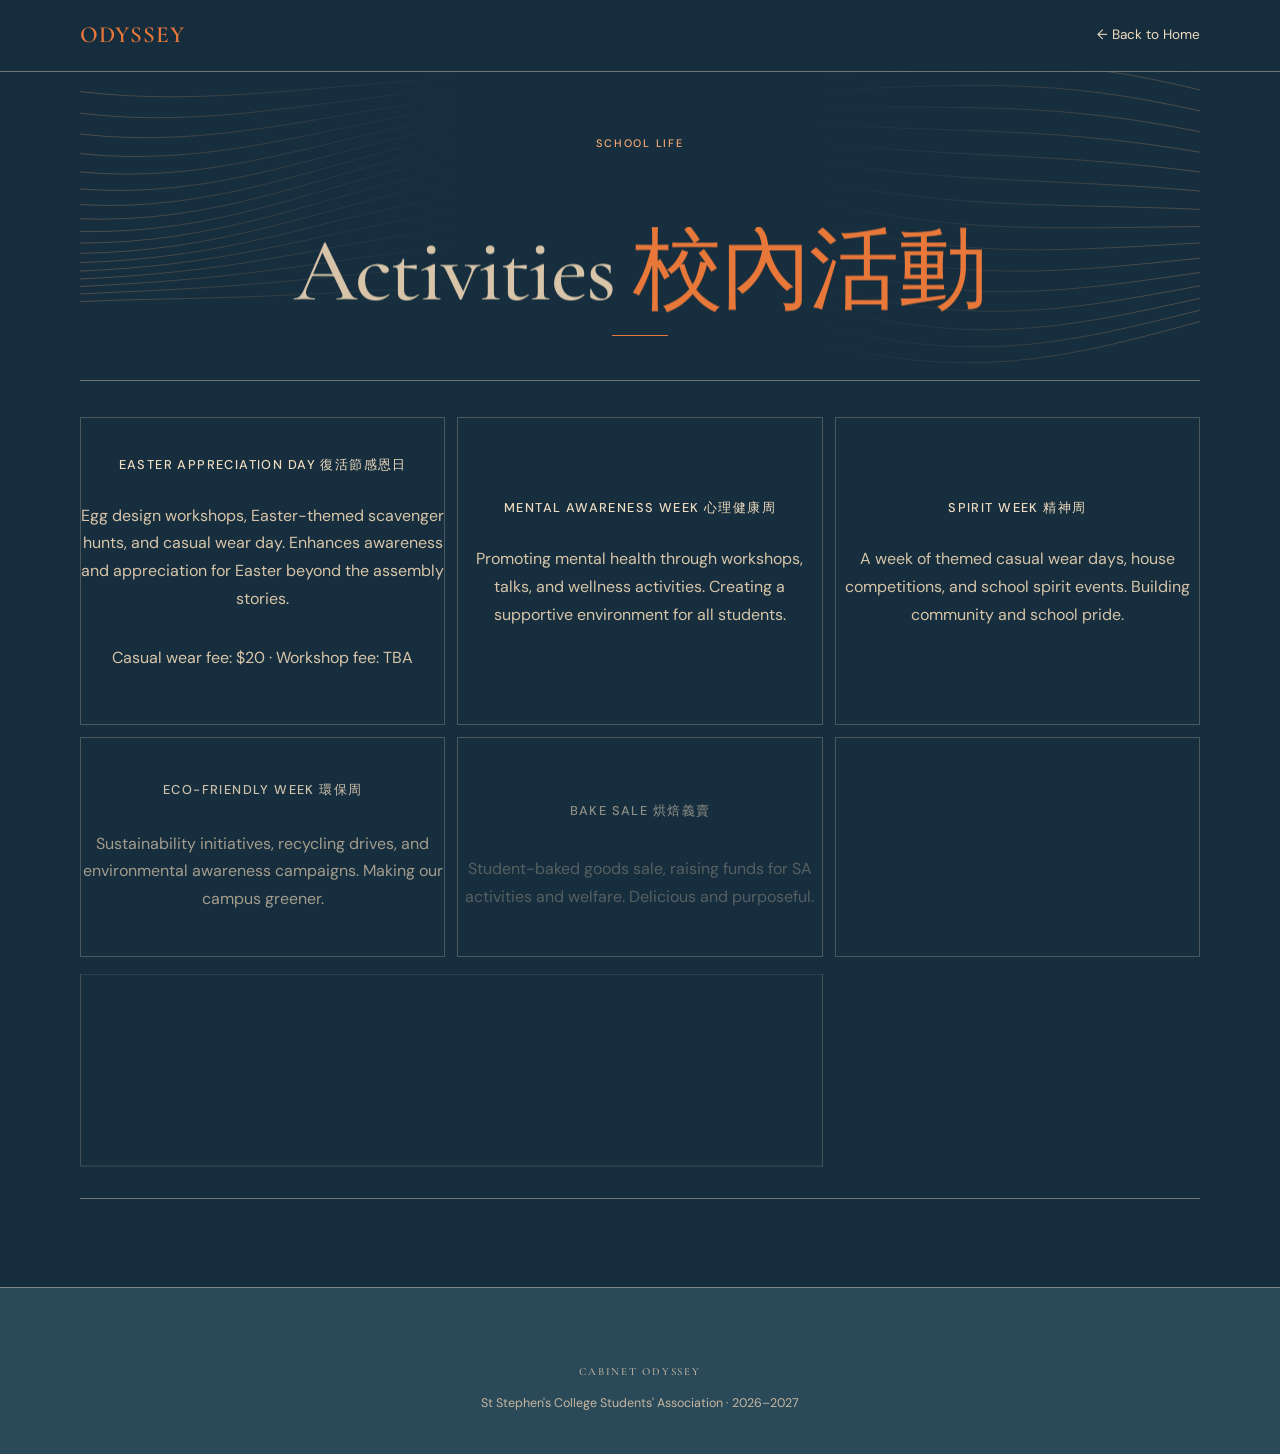
<file: activities.html>
<!DOCTYPE html>
<html lang="en" class="scroll-smooth">
<head>
  <meta charset="UTF-8">
  <meta name="viewport" content="width=device-width, initial-scale=1.0">
  <title>Activities | Cabinet Odyssey 2026–2027</title>
  <meta name="description" content="Cabinet Odyssey's proposed school-life activities, from Spirit Week and Students' Day to wellbeing and environmental initiatives.">
  <link rel="icon" href="assets/logo.png" type="image/jpeg">
  <link href="https://fonts.googleapis.com/css2?family=Cormorant+Garamond:ital,wght@0,400;0,500;0,600;0,700;1,400;1,500&family=DM+Sans:wght@300;400;500;600&family=Noto+Serif+TC:wght@400;600;700&display=swap" rel="stylesheet">
  <link rel="stylesheet" href="assets/css/odyssey-ui.css?v=gsap-2">
  <link rel="stylesheet" href="assets/css/odyssey-elements.css?v=2">
</head>
<body class="subpage activities-page">
  <a class="skip-link" href="#main-content">Skip to content</a>
  <!-- Nav -->
  <nav data-site-nav aria-label="Primary navigation">
    <div>
      <a href="index.html" class="font-display">ODYSSEY</a>
      <a href="index.html" class="text-sm">← Back to Home</a>
      <button class="menu-toggle" id="menu-toggle" type="button" data-menu-toggle aria-expanded="false" aria-controls="mobile-menu" aria-label="Open navigation menu"><span class="menu-toggle__label">Menu</span><span class="menu-toggle__icon" aria-hidden="true"></span></button>
    </div>
  </nav>
  <div class="mobile-menu" id="mobile-menu" role="dialog" aria-modal="true" aria-label="Site navigation" aria-hidden="true" inert>
    <button class="mobile-menu__close" type="button" data-menu-close aria-label="Close navigation menu">×</button>
    <div class="mobile-menu__inner">
      <a href="index.html">Home</a>
      <a href="services.html">Services <span class="tc" lang="zh-Hant">服務</span></a>
      <a href="activities.html" aria-current="page">Activities <span class="tc" lang="zh-Hant">校內活動</span></a>
      <a href="campus.html">Campus <span class="tc" lang="zh-Hant">校園改善</span></a>
      <a href="joint-school.html">Joint-School <span class="tc" lang="zh-Hant">聯校活動</span></a>
    </div>
  </div>

  <main id="main-content">
  <!-- Hero -->
  <section class="pt-32 pb-16 px-6">
    <div class="max-w-4xl mx-auto text-center">
      <p class="font-body text-xs tracking-[0.3em] uppercase text-sunset-500/60 mb-3">School Life</p>
      <h1 class="font-display text-4xl md:text-6xl text-sand mb-4">Activities <span class="text-sunset-500 italic">校內活動</span></h1>
      <div class="accent-line mx-auto"></div>
    </div>
  </section>

  <!-- School-life activities -->
  <section class="py-16 px-6">
    <div class="max-w-4xl mx-auto">
      <div class="glass-warm rounded-2xl p-8 md:p-10 mb-8 reveal service-panel">
        <div class="service-listing-grid service-listing-grid--three service-listing-grid--detail">
          <div class="glass rounded-lg p-4 service-listing-card">
            <p class="text-sand font-medium mb-1">Easter Appreciation Day 復活節感恩日</p>
            <p class="text-sand/50">Egg design workshops, Easter-themed scavenger hunts, and casual wear day. Enhances awareness and appreciation for Easter beyond the assembly stories.</p>
            <p class="service-listing-fee">Casual wear fee: $20 · Workshop fee: TBA</p>
          </div>
          <div class="glass rounded-lg p-4 service-listing-card">
            <p class="text-sand font-medium mb-1">Mental Awareness Week 心理健康周</p>
            <p class="text-sand/50">Promoting mental health through workshops, talks, and wellness activities. Creating a supportive environment for all students.</p>
          </div>
          <div class="glass rounded-lg p-4 service-listing-card">
            <p class="text-sand font-medium mb-1">Spirit Week 精神周</p>
            <p class="text-sand/50">A week of themed casual wear days, house competitions, and school spirit events. Building community and school pride.</p>
          </div>
          <div class="glass rounded-lg p-4 service-listing-card">
            <p class="text-sand font-medium mb-1">Eco-Friendly Week 環保周</p>
            <p class="text-sand/50">Sustainability initiatives, recycling drives, and environmental awareness campaigns. Making our campus greener.</p>
          </div>
          <div class="glass rounded-lg p-4 service-listing-card">
            <p class="text-sand font-medium mb-1">Bake Sale 烘焙義賣</p>
            <p class="text-sand/50">Student-baked goods sale, raising funds for SA activities and welfare. Delicious and purposeful.</p>
          </div>
          <div class="glass rounded-lg p-4 service-listing-card">
            <p class="text-sand font-medium mb-1">Students' Day 學生日</p>
            <p class="text-sand/50">Sports & esports competitions, society booths, talent show, and food stalls.</p>
          </div>
          <div class="glass rounded-lg p-4 service-listing-card service-listing-card--wide">
            <p class="text-sand font-medium mb-1">Senior Sign Off 畢業生送舊會</p>
            <p class="text-sand/50">A farewell celebration for graduating seniors, with memories, messages, and appreciation. Sending them off with love.</p>
          </div>
        </div>
      </div>
    </div>
  </section>
  </main>

  <footer class="py-12 px-6 border-t border-sand/5 text-center">
    <p class="font-display text-lg text-sunset-500/50 mb-1">Cabinet Odyssey</p>
    <p class="font-body text-xs text-sand/20">St Stephen's College Students' Association · 2026–2027</p>
  </footer>

  <script src="assets/js/odyssey-ui.js?v=motion-1" defer></script>
  <script src="assets/js/vendor/gsap.min.js" defer></script>
  <script src="assets/js/vendor/ScrollTrigger.min.js" defer></script>
  <script src="assets/js/odyssey-gsap.js?v=4" defer></script>
  <script src="assets/js/odyssey-elements.js?v=2" defer></script>
</body>
</html>
</file>
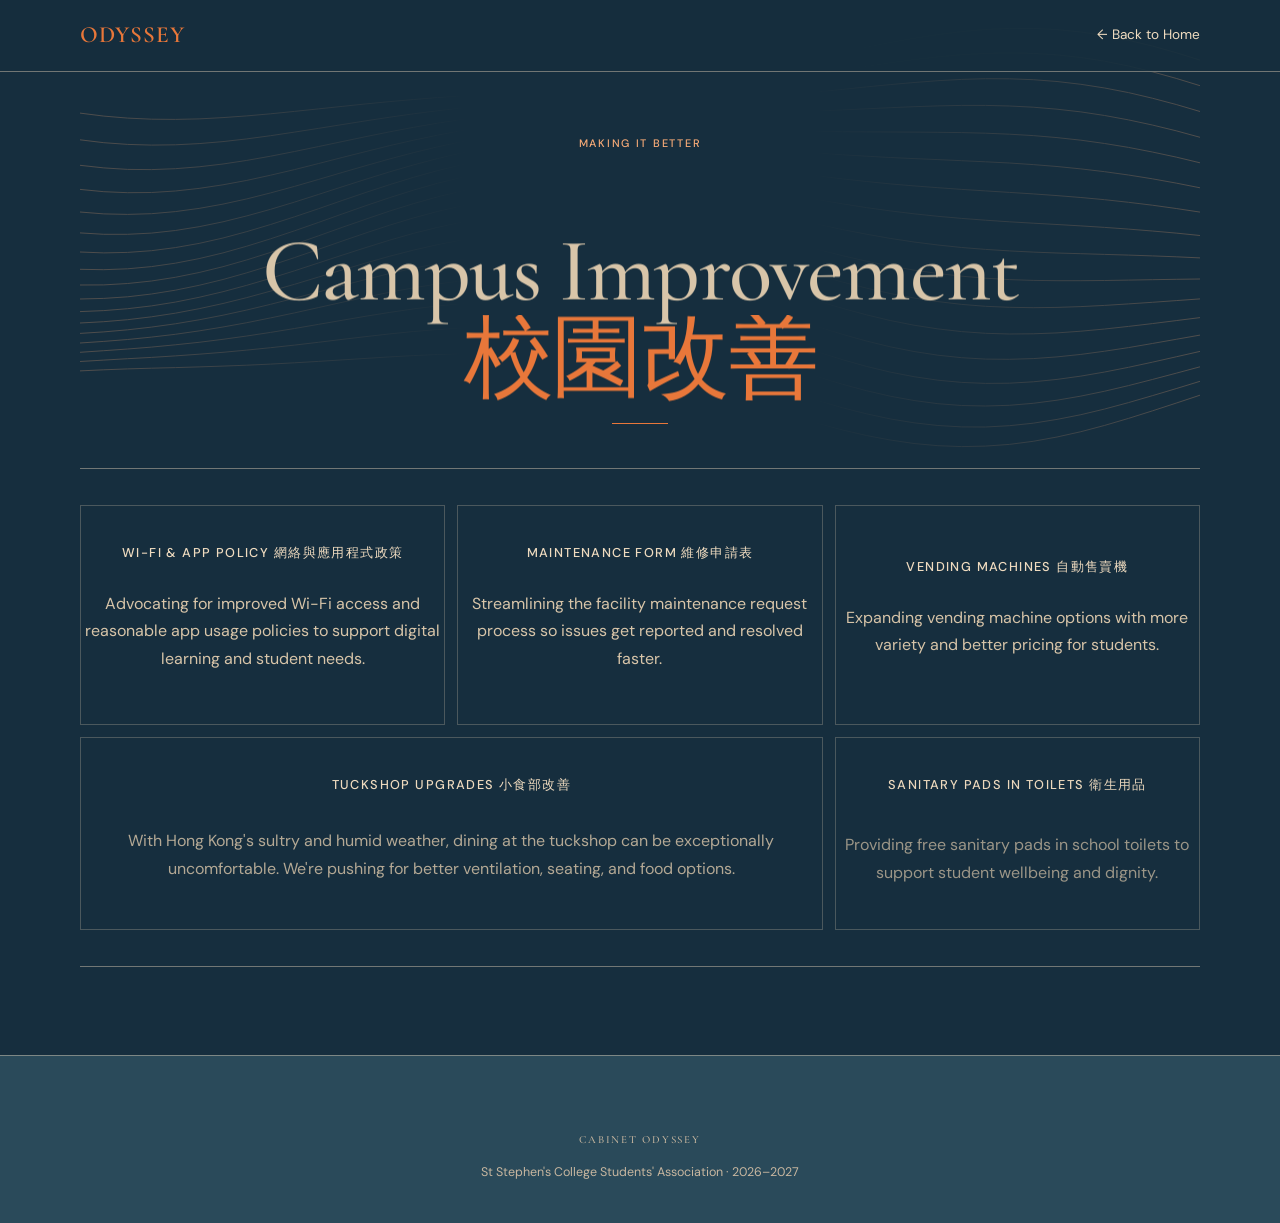
<file: campus.html>
<!DOCTYPE html>
<html lang="en" class="scroll-smooth">
<head>
  <meta charset="UTF-8">
  <meta name="viewport" content="width=device-width, initial-scale=1.0">
  <title>Campus Improvement | Cabinet Odyssey 2026–2027</title>
  <meta name="description" content="Cabinet Odyssey's proposed campus improvements for connectivity, maintenance, amenities, and student wellbeing.">
  <link rel="icon" href="assets/logo.png" type="image/jpeg">
  <link href="https://fonts.googleapis.com/css2?family=Cormorant+Garamond:ital,wght@0,400;0,500;0,600;0,700;1,400;1,500&family=DM+Sans:wght@300;400;500;600&family=Noto+Serif+TC:wght@400;600;700&display=swap" rel="stylesheet">
  <link rel="stylesheet" href="assets/css/odyssey-ui.css?v=gsap-2">
  <link rel="stylesheet" href="assets/css/odyssey-elements.css?v=2">
</head>
<body class="subpage campus-page">
  <a class="skip-link" href="#main-content">Skip to content</a>
  <!-- Nav -->
  <nav data-site-nav aria-label="Primary navigation">
    <div>
      <a href="index.html" class="font-display">ODYSSEY</a>
      <a href="index.html" class="text-sm">← Back to Home</a>
      <button class="menu-toggle" id="menu-toggle" type="button" data-menu-toggle aria-expanded="false" aria-controls="mobile-menu" aria-label="Open navigation menu"><span class="menu-toggle__label">Menu</span><span class="menu-toggle__icon" aria-hidden="true"></span></button>
    </div>
  </nav>
  <div class="mobile-menu" id="mobile-menu" role="dialog" aria-modal="true" aria-label="Site navigation" aria-hidden="true" inert>
    <button class="mobile-menu__close" type="button" data-menu-close aria-label="Close navigation menu">×</button>
    <div class="mobile-menu__inner">
      <a href="index.html">Home</a>
      <a href="services.html">Services <span class="tc" lang="zh-Hant">服務</span></a>
      <a href="activities.html">Activities <span class="tc" lang="zh-Hant">校內活動</span></a>
      <a href="campus.html" aria-current="page">Campus <span class="tc" lang="zh-Hant">校園改善</span></a>
      <a href="joint-school.html">Joint-School <span class="tc" lang="zh-Hant">聯校活動</span></a>
    </div>
  </div>

  <main id="main-content">
  <!-- Hero -->
  <section class="pt-32 pb-16 px-6">
    <div class="max-w-4xl mx-auto text-center">
      <p class="font-body text-xs tracking-[0.3em] uppercase text-sunset-500/60 mb-3">Making It Better</p>
      <h1 class="font-display text-4xl md:text-6xl text-sand mb-4">Campus Improvement <span class="text-sunset-500 italic">校園改善</span></h1>
      <div class="accent-line mx-auto"></div>
    </div>
  </section>

  <!-- Campus improvement proposals -->
  <section class="py-16 px-6">
    <div class="max-w-4xl mx-auto">
      <div class="glass-warm rounded-2xl p-8 md:p-10 mb-8 reveal service-panel">
        <div class="service-listing-grid service-listing-grid--three service-listing-grid--detail">
          <div class="glass rounded-lg p-4 service-listing-card">
            <p class="text-sand font-medium mb-1">Wi-Fi & App Policy 網絡與應用程式政策</p>
            <p class="text-sand/50">Advocating for improved Wi-Fi access and reasonable app usage policies to support digital learning and student needs.</p>
          </div>
          <div class="glass rounded-lg p-4 service-listing-card">
            <p class="text-sand font-medium mb-1">Maintenance Form 維修申請表</p>
            <p class="text-sand/50">Streamlining the facility maintenance request process so issues get reported and resolved faster.</p>
          </div>
          <div class="glass rounded-lg p-4 service-listing-card">
            <p class="text-sand font-medium mb-1">Vending Machines 自動售賣機</p>
            <p class="text-sand/50">Expanding vending machine options with more variety and better pricing for students.</p>
          </div>
          <div class="glass rounded-lg p-4 service-listing-card service-listing-card--wide">
            <p class="text-sand font-medium mb-1">Tuckshop Upgrades 小食部改善</p>
            <p class="text-sand/50">With Hong Kong's sultry and humid weather, dining at the tuckshop can be exceptionally uncomfortable. We're pushing for better ventilation, seating, and food options.</p>
          </div>
          <div class="glass rounded-lg p-4 service-listing-card">
            <p class="text-sand font-medium mb-1">Sanitary Pads in Toilets 衛生用品</p>
            <p class="text-sand/50">Providing free sanitary pads in school toilets to support student wellbeing and dignity.</p>
          </div>
        </div>
      </div>
    </div>
  </section>
  </main>

  <footer class="py-12 px-6 border-t border-sand/5 text-center">
    <p class="font-display text-lg text-sunset-500/50 mb-1">Cabinet Odyssey</p>
    <p class="font-body text-xs text-sand/20">St Stephen's College Students' Association · 2026–2027</p>
  </footer>

  <script src="assets/js/odyssey-ui.js?v=motion-1" defer></script>
  <script src="assets/js/vendor/gsap.min.js" defer></script>
  <script src="assets/js/vendor/ScrollTrigger.min.js" defer></script>
  <script src="assets/js/odyssey-gsap.js?v=4" defer></script>
  <script src="assets/js/odyssey-elements.js?v=2" defer></script>
</body>
</html>
</file>
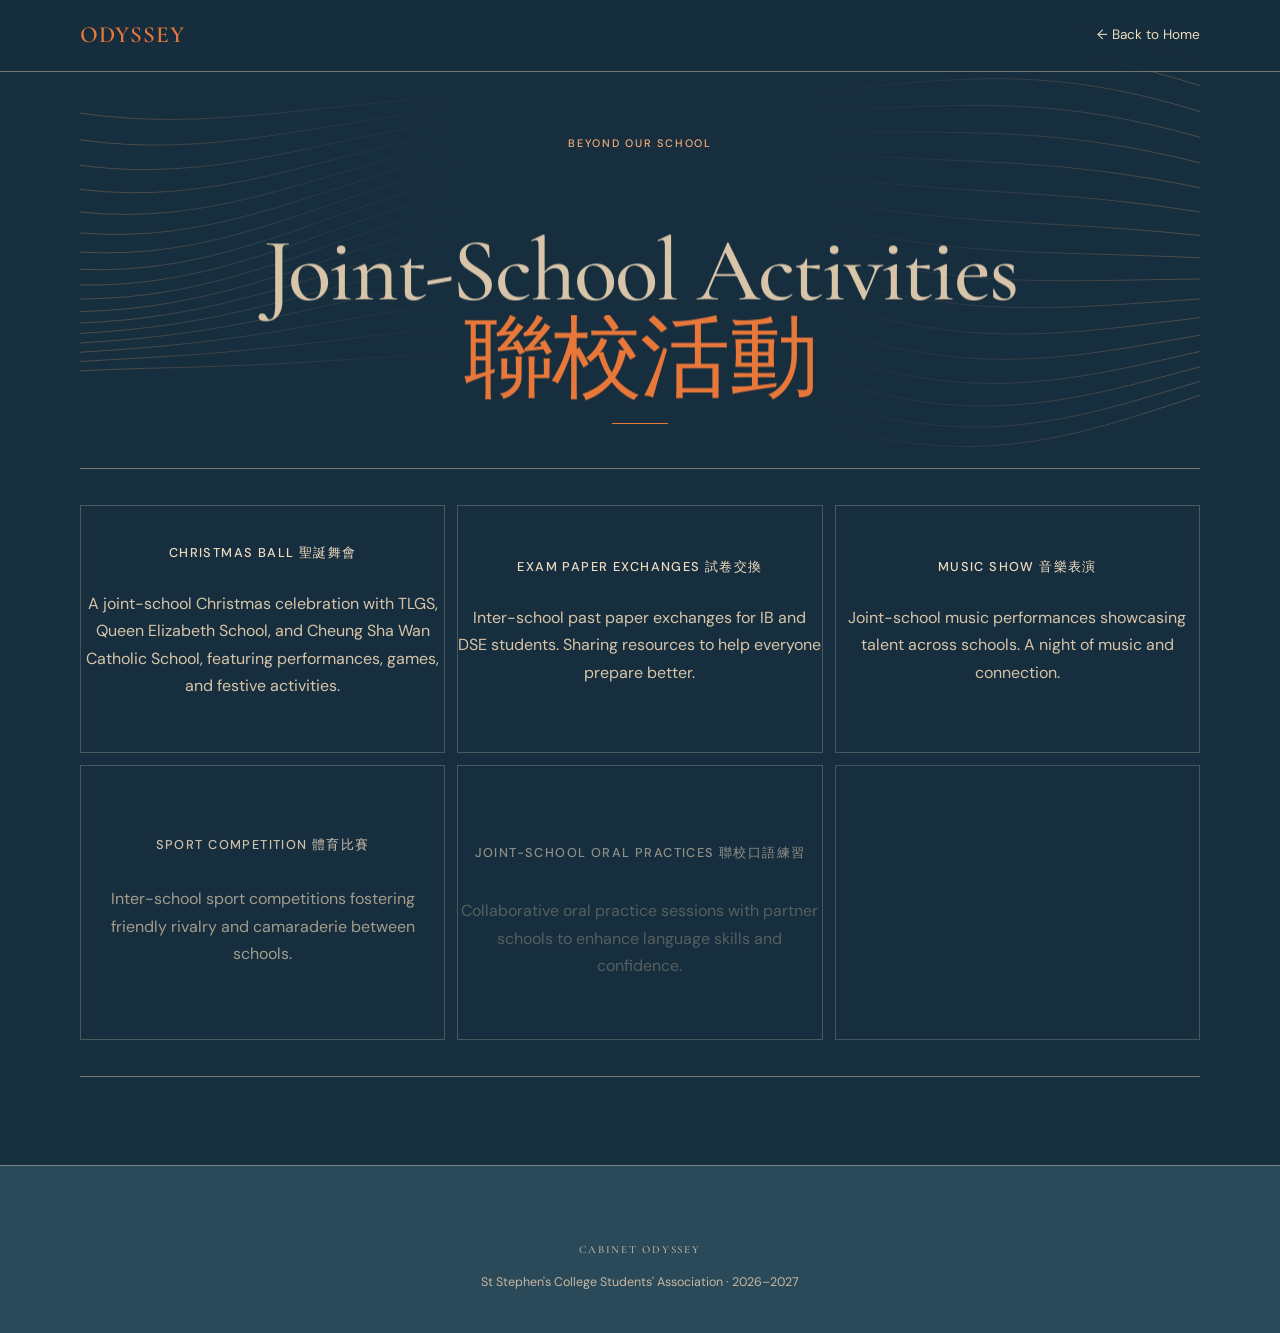
<file: joint-school.html>
<!DOCTYPE html>
<html lang="en" class="scroll-smooth">
<head>
  <meta charset="UTF-8">
  <meta name="viewport" content="width=device-width, initial-scale=1.0">
  <title>Joint-School Activities | Cabinet Odyssey 2026–2027</title>
  <meta name="description" content="Cabinet Odyssey's proposed joint-school events, competitions, study exchanges, and leadership opportunities.">
  <link rel="icon" href="assets/logo.png" type="image/jpeg">
  <link href="https://fonts.googleapis.com/css2?family=Cormorant+Garamond:ital,wght@0,400;0,500;0,600;0,700;1,400;1,500&family=DM+Sans:wght@300;400;500;600&family=Noto+Serif+TC:wght@400;600;700&display=swap" rel="stylesheet">
  <link rel="stylesheet" href="assets/css/odyssey-ui.css?v=gsap-2">
  <link rel="stylesheet" href="assets/css/odyssey-elements.css?v=2">
</head>
<body class="subpage joint-school-page">
  <a class="skip-link" href="#main-content">Skip to content</a>
  <!-- Nav -->
  <nav data-site-nav aria-label="Primary navigation">
    <div>
      <a href="index.html" class="font-display">ODYSSEY</a>
      <a href="index.html" class="text-sm">← Back to Home</a>
      <button class="menu-toggle" id="menu-toggle" type="button" data-menu-toggle aria-expanded="false" aria-controls="mobile-menu" aria-label="Open navigation menu"><span class="menu-toggle__label">Menu</span><span class="menu-toggle__icon" aria-hidden="true"></span></button>
    </div>
  </nav>
  <div class="mobile-menu" id="mobile-menu" role="dialog" aria-modal="true" aria-label="Site navigation" aria-hidden="true" inert>
    <button class="mobile-menu__close" type="button" data-menu-close aria-label="Close navigation menu">×</button>
    <div class="mobile-menu__inner">
      <a href="index.html">Home</a>
      <a href="services.html">Services <span class="tc" lang="zh-Hant">服務</span></a>
      <a href="activities.html">Activities <span class="tc" lang="zh-Hant">校內活動</span></a>
      <a href="campus.html">Campus <span class="tc" lang="zh-Hant">校園改善</span></a>
      <a href="joint-school.html" aria-current="page">Joint-School <span class="tc" lang="zh-Hant">聯校活動</span></a>
    </div>
  </div>

  <main id="main-content">
  <!-- Hero -->
  <section class="pt-32 pb-16 px-6">
    <div class="max-w-4xl mx-auto text-center">
      <p class="font-body text-xs tracking-[0.3em] uppercase text-sunset-500/60 mb-3">Beyond Our School</p>
      <h1 class="font-display text-4xl md:text-6xl text-sand mb-4">Joint-School Activities <span class="text-sunset-500 italic">聯校活動</span></h1>
      <div class="accent-line mx-auto"></div>
    </div>
  </section>

  <!-- Joint-school activities -->
  <section class="py-16 px-6">
    <div class="max-w-4xl mx-auto">
      <div class="glass-warm rounded-2xl p-8 md:p-10 mb-8 reveal service-panel">
        <div class="service-listing-grid service-listing-grid--three service-listing-grid--detail">
          <div class="glass rounded-lg p-4 service-listing-card">
            <p class="text-sand font-medium mb-1">Christmas Ball 聖誕舞會</p>
            <p class="text-sand/50">A joint-school Christmas celebration with TLGS, Queen Elizabeth School, and Cheung Sha Wan Catholic School, featuring performances, games, and festive activities.</p>
          </div>
          <div class="glass rounded-lg p-4 service-listing-card">
            <p class="text-sand font-medium mb-1">Exam Paper Exchanges 試卷交換</p>
            <p class="text-sand/50">Inter-school past paper exchanges for IB and DSE students. Sharing resources to help everyone prepare better.</p>
          </div>
          <div class="glass rounded-lg p-4 service-listing-card">
            <p class="text-sand font-medium mb-1">Music Show 音樂表演</p>
            <p class="text-sand/50">Joint-school music performances showcasing talent across schools. A night of music and connection.</p>
          </div>
          <div class="glass rounded-lg p-4 service-listing-card">
            <p class="text-sand font-medium mb-1">Sport Competition 體育比賽</p>
            <p class="text-sand/50">Inter-school sport competitions fostering friendly rivalry and camaraderie between schools.</p>
          </div>
          <div class="glass rounded-lg p-4 service-listing-card">
            <p class="text-sand font-medium mb-1">Joint-School Oral Practices 聯校口語練習</p>
            <p class="text-sand/50">Collaborative oral practice sessions with partner schools to enhance language skills and confidence.</p>
          </div>
          <div class="glass rounded-lg p-4 service-listing-card">
            <p class="text-sand font-medium mb-1">HK Union of Young Leaders 香港青年領袖同盟</p>
            <p class="text-sand/50">We suggest the school join HKUYL, a student-based non-profit that nurtures leadership through seminars, social service projects, and training camps. Promoting global citizenship among SSC students.</p>
          </div>
        </div>
      </div>
    </div>
  </section>
  </main>

  <footer class="py-12 px-6 border-t border-sand/5 text-center">
    <p class="font-display text-lg text-sunset-500/50 mb-1">Cabinet Odyssey</p>
    <p class="font-body text-xs text-sand/20">St Stephen's College Students' Association · 2026–2027</p>
  </footer>

  <script src="assets/js/odyssey-ui.js?v=motion-1" defer></script>
  <script src="assets/js/vendor/gsap.min.js" defer></script>
  <script src="assets/js/vendor/ScrollTrigger.min.js" defer></script>
  <script src="assets/js/odyssey-gsap.js?v=4" defer></script>
  <script src="assets/js/odyssey-elements.js?v=2" defer></script>
</body>
</html>
</file>
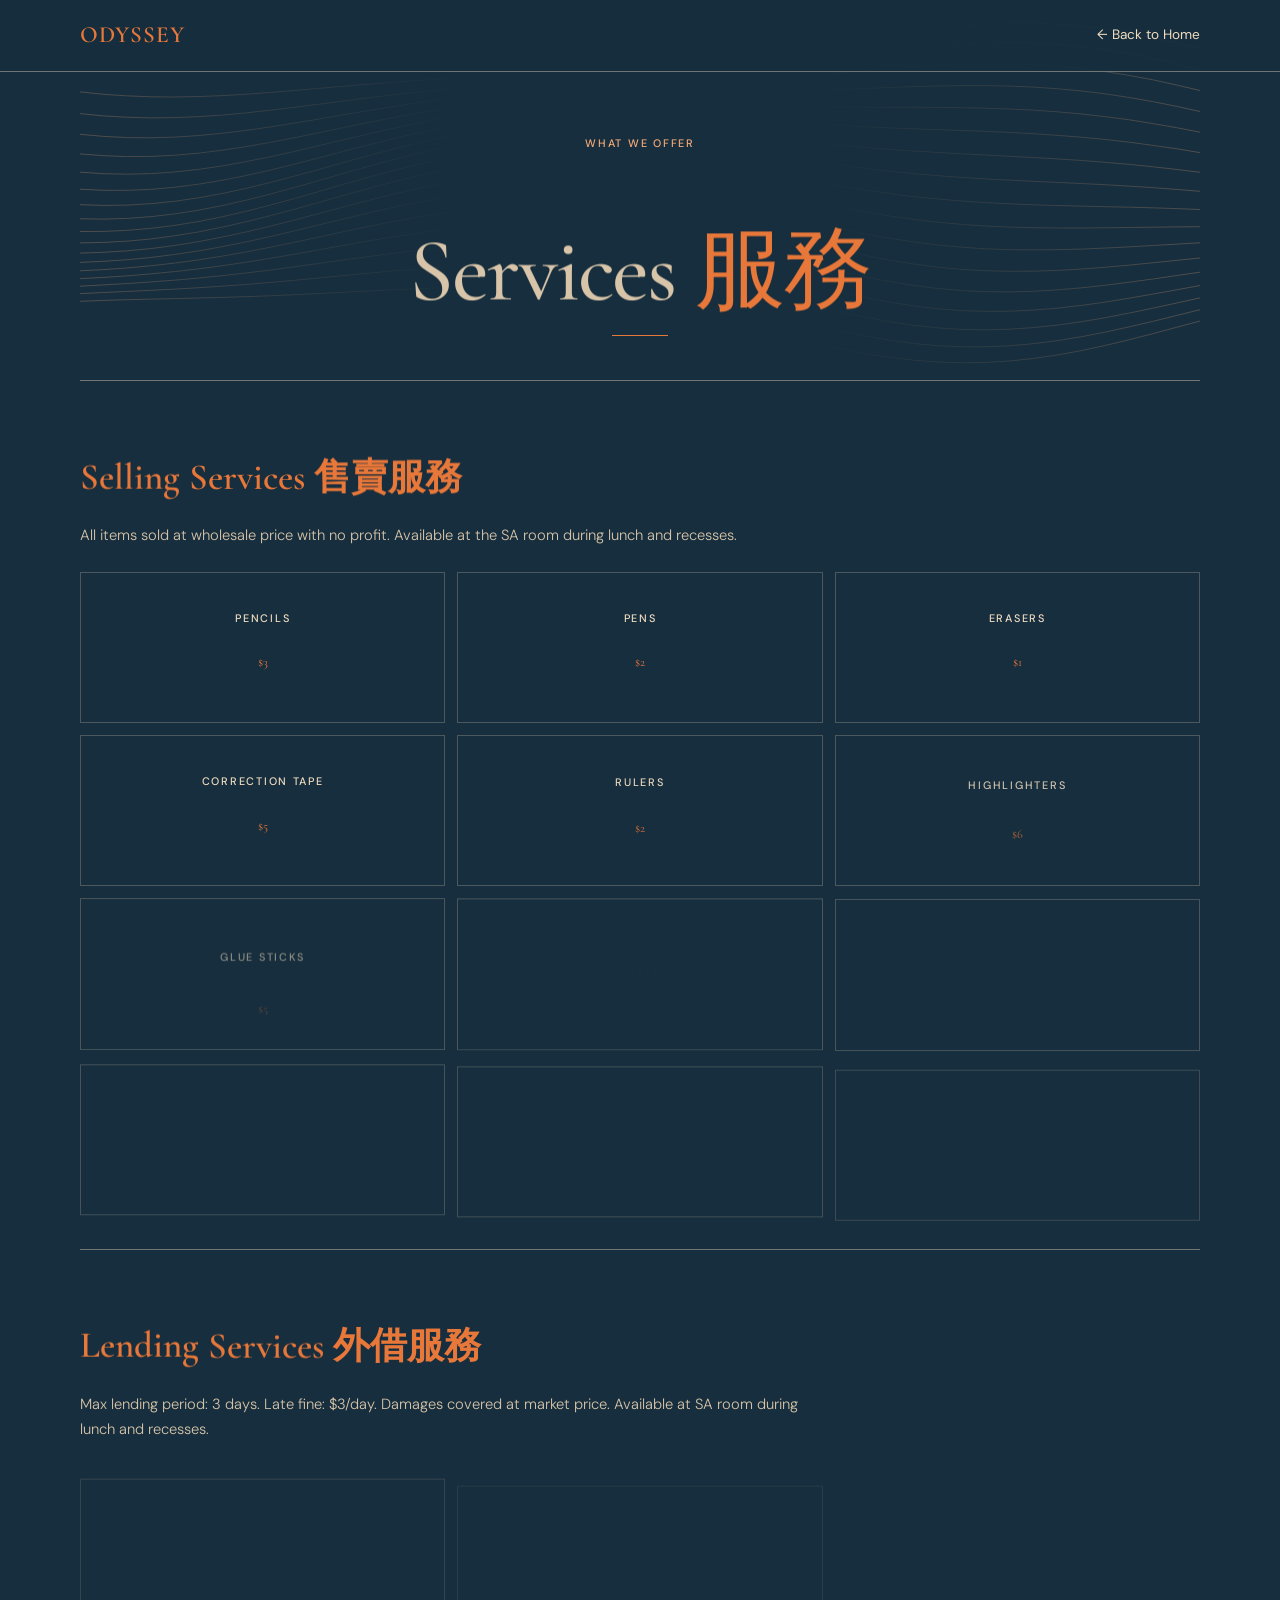
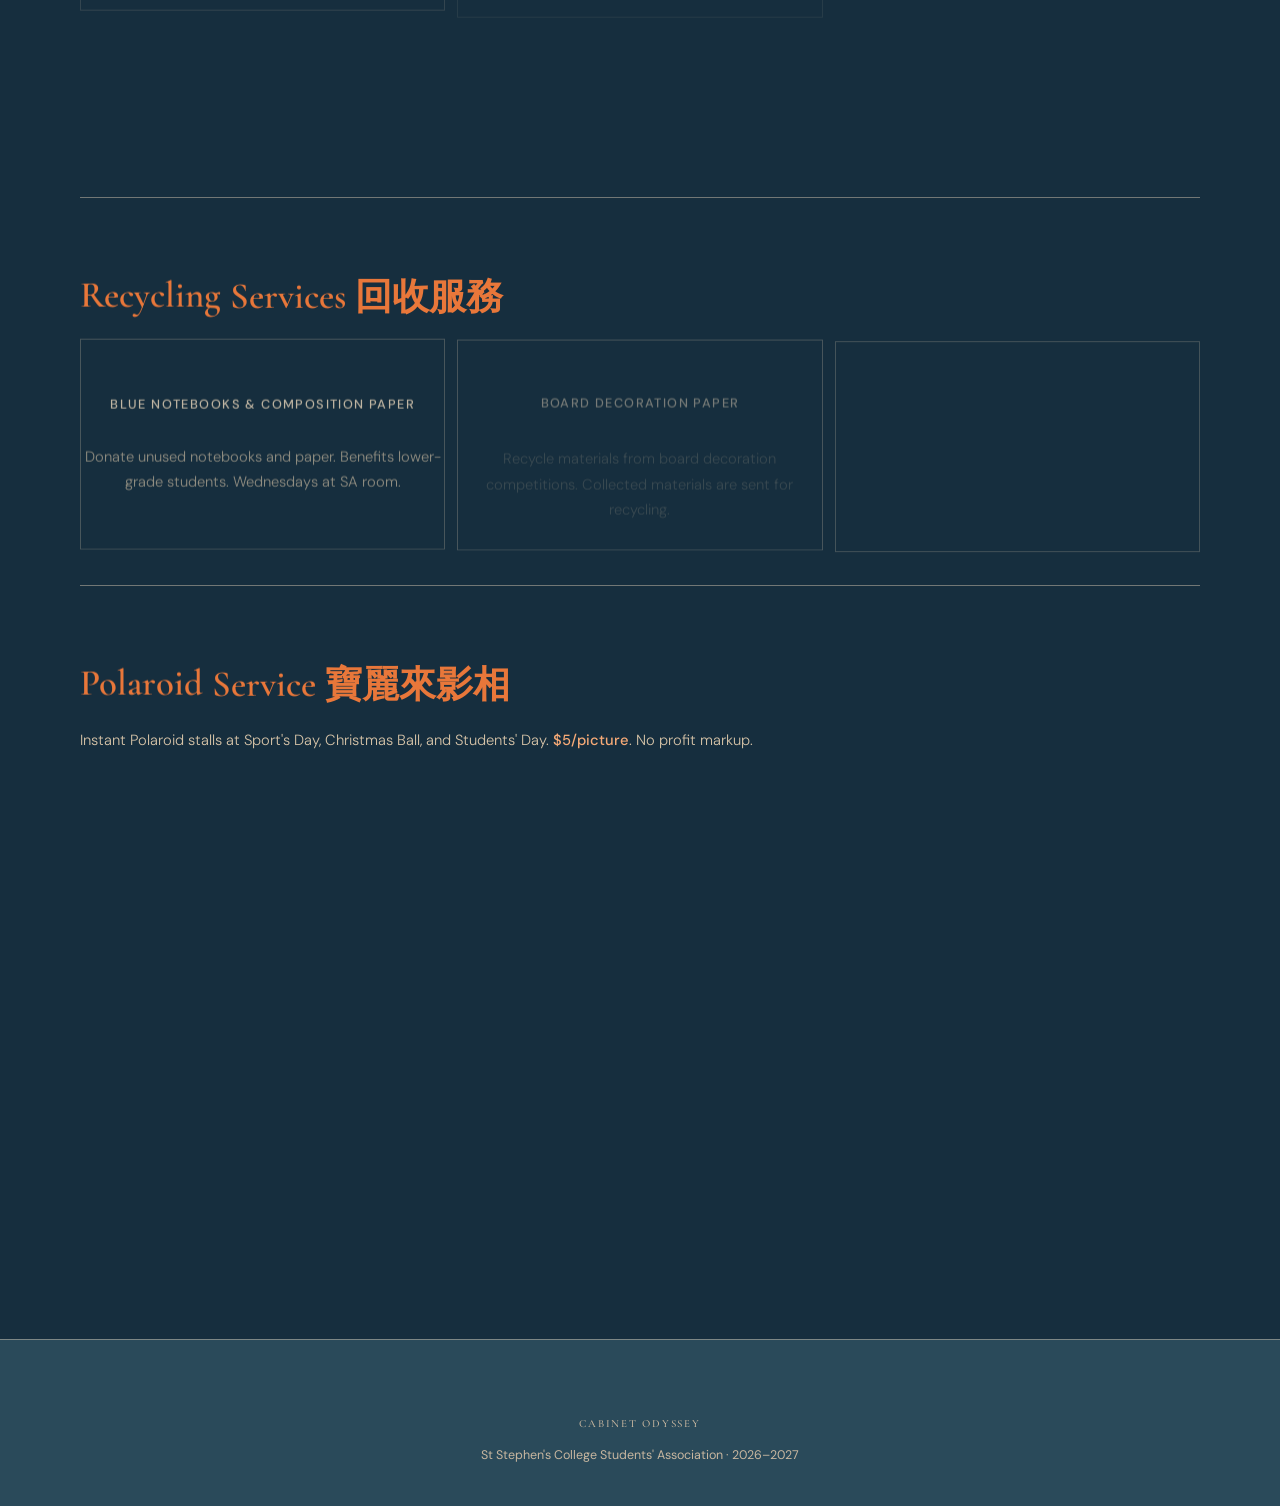
<file: services.html>
<!DOCTYPE html>
<html lang="en" class="scroll-smooth">
<head>
  <meta charset="UTF-8">
  <meta name="viewport" content="width=device-width, initial-scale=1.0">
  <title>Services | Cabinet Odyssey 2026–2027</title>
  <meta name="description" content="Cabinet Odyssey's proposed student services, including supplies, lending, recycling, Polaroid photos, cakes, and class tees.">
  <link rel="icon" href="assets/logo.png" type="image/jpeg">
  <link href="https://fonts.googleapis.com/css2?family=Cormorant+Garamond:ital,wght@0,400;0,500;0,600;0,700;1,400;1,500&family=DM+Sans:wght@300;400;500;600&family=Noto+Serif+TC:wght@400;600;700&display=swap" rel="stylesheet">
  <link rel="stylesheet" href="assets/css/odyssey-ui.css?v=gsap-2">
  <link rel="stylesheet" href="assets/css/odyssey-elements.css?v=2">
</head>
<body class="subpage services-page">
  <a class="skip-link" href="#main-content">Skip to content</a>
  <!-- Nav -->
  <nav data-site-nav aria-label="Primary navigation">
    <div>
      <a href="index.html" class="font-display">ODYSSEY</a>
      <a href="index.html" class="text-sm">← Back to Home</a>
      <button class="menu-toggle" id="menu-toggle" type="button" data-menu-toggle aria-expanded="false" aria-controls="mobile-menu" aria-label="Open navigation menu"><span class="menu-toggle__label">Menu</span><span class="menu-toggle__icon" aria-hidden="true"></span></button>
    </div>
  </nav>
  <div class="mobile-menu" id="mobile-menu" role="dialog" aria-modal="true" aria-label="Site navigation" aria-hidden="true" inert>
    <button class="mobile-menu__close" type="button" data-menu-close aria-label="Close navigation menu">×</button>
    <div class="mobile-menu__inner">
      <a href="index.html">Home</a>
      <a href="services.html" aria-current="page">Services <span class="tc" lang="zh-Hant">服務</span></a>
      <a href="activities.html">Activities <span class="tc" lang="zh-Hant">校內活動</span></a>
      <a href="campus.html">Campus <span class="tc" lang="zh-Hant">校園改善</span></a>
      <a href="joint-school.html">Joint-School <span class="tc" lang="zh-Hant">聯校活動</span></a>
    </div>
  </div>

  <main id="main-content">
  <!-- Hero -->
  <section class="pt-32 pb-16 px-6">
    <div class="max-w-4xl mx-auto text-center">
      <p class="font-body text-xs tracking-[0.3em] uppercase text-sunset-500/60 mb-3">What We Offer</p>
      <h1 class="font-display text-4xl md:text-6xl text-sand mb-4">Services <span class="text-sunset-500 italic">服務</span></h1>
      <div class="accent-line mx-auto"></div>
    </div>
  </section>

  <!-- Selling -->
  <section class="py-16 px-6">
    <div class="max-w-4xl mx-auto">
      <div class="glass-warm rounded-2xl p-8 md:p-10 mb-8 reveal service-panel service-panel--selling">
        <h2 class="font-display text-2xl text-sunset-500 mb-6">Selling Services <span class="service-heading-tc" lang="zh-Hant">售賣服務</span></h2>
        <p class="font-body text-sm text-sand/60 mb-6" style="font-weight:300;">All items sold at wholesale price with no profit. Available at the SA room during lunch and recesses.</p>
        <div class="service-listing-grid service-listing-grid--three service-listing-grid--compact">
          <div class="glass rounded-lg p-3 text-center service-listing-card"><p class="font-body text-sm text-sand">Pencils</p><p class="font-display text-xs text-sunset-500">$3</p></div>
          <div class="glass rounded-lg p-3 text-center service-listing-card"><p class="font-body text-sm text-sand">Pens</p><p class="font-display text-xs text-sunset-500">$2</p></div>
          <div class="glass rounded-lg p-3 text-center service-listing-card"><p class="font-body text-sm text-sand">Erasers</p><p class="font-display text-xs text-sunset-500">$1</p></div>
          <div class="glass rounded-lg p-3 text-center service-listing-card"><p class="font-body text-sm text-sand">Correction Tape</p><p class="font-display text-xs text-sunset-500">$5</p></div>
          <div class="glass rounded-lg p-3 text-center service-listing-card"><p class="font-body text-sm text-sand">Rulers</p><p class="font-display text-xs text-sunset-500">$2</p></div>
          <div class="glass rounded-lg p-3 text-center service-listing-card"><p class="font-body text-sm text-sand">Highlighters</p><p class="font-display text-xs text-sunset-500">$6</p></div>
          <div class="glass rounded-lg p-3 text-center service-listing-card"><p class="font-body text-sm text-sand">Glue Sticks</p><p class="font-display text-xs text-sunset-500">$5</p></div>
          <div class="glass rounded-lg p-3 text-center service-listing-card"><p class="font-body text-sm text-sand">Markers</p><p class="font-display text-xs text-sunset-500">$6</p></div>
          <div class="glass rounded-lg p-3 text-center service-listing-card"><p class="font-body text-sm text-sand">Mini Staplers</p><p class="font-display text-xs text-sunset-500">$8</p></div>
          <div class="glass rounded-lg p-3 text-center service-listing-card"><p class="font-body text-sm text-sand">Stapler Refill</p><p class="font-display text-xs text-sunset-500">$10/box</p></div>
          <div class="glass rounded-lg p-3 text-center service-listing-card"><p class="font-body text-sm text-sand">Protractors</p><p class="font-display text-xs text-sunset-500">$2</p></div>
          <div class="glass rounded-lg p-3 text-center service-listing-card"><p class="font-body text-sm text-sand">Recycled Bags</p><p class="font-display text-xs text-sunset-500">$4</p></div>
        </div>
      </div>

      <!-- Lending -->
      <div class="glass-warm rounded-2xl p-8 md:p-10 mb-8 reveal service-panel service-panel--lending">
        <h2 class="font-display text-2xl text-sunset-500 mb-6">Lending Services <span class="service-heading-tc" lang="zh-Hant">外借服務</span></h2>
        <p class="font-body text-sm text-sand/60 mb-6" style="font-weight:300;">Max lending period: 3 days. Late fine: $3/day. Damages covered at market price. Available at SA room during lunch and recesses.</p>
        <div class="service-listing-grid service-listing-grid--three service-listing-grid--compact">
          <div class="glass rounded-lg p-3 text-center service-listing-card"><p class="font-body text-sm text-sand">Hymn Books</p></div>
          <div class="glass rounded-lg p-3 text-center service-listing-card"><p class="font-body text-sm text-sand">Power Banks</p></div>
          <div class="glass rounded-lg p-3 text-center service-listing-card"><p class="font-body text-sm text-sand">Pencil Sharpeners</p></div>
          <div class="glass rounded-lg p-3 text-center service-listing-card"><p class="font-body text-sm text-sand">Umbrellas</p></div>
          <div class="glass rounded-lg p-3 text-center service-listing-card"><p class="font-body text-sm text-sand">Hole Punchers</p></div>
          <div class="glass rounded-lg p-3 text-center service-listing-card service-listing-card--noted"><p class="font-body text-sm text-sand">Calculators</p><p class="font-tc text-xs text-sand/30">F2-F6 only, Student ID check</p></div>
        </div>
      </div>

      <!-- Recycling -->
      <div class="glass-warm rounded-2xl p-8 md:p-10 mb-8 reveal service-panel service-panel--recycling">
        <h2 class="font-display text-2xl text-sunset-500 mb-4">Recycling Services <span class="service-heading-tc" lang="zh-Hant">回收服務</span></h2>
        <div class="service-listing-grid service-listing-grid--three service-listing-grid--detail font-body text-sm text-sand/60" style="font-weight:300;">
          <div class="glass rounded-lg p-4 service-listing-card">
            <p class="text-sand font-medium mb-1">Blue Notebooks & Composition Paper</p>
            <p class="text-sand/50">Donate unused notebooks and paper. Benefits lower-grade students. Wednesdays at SA room.</p>
          </div>
          <div class="glass rounded-lg p-4 service-listing-card">
            <p class="text-sand font-medium mb-1">Board Decoration Paper</p>
            <p class="text-sand/50">Recycle materials from board decoration competitions. Collected materials are sent for recycling.</p>
          </div>
          <div class="glass rounded-lg p-4 service-listing-card">
            <p class="text-sand font-medium mb-1">Second Hand Items</p>
            <p class="text-sand/50">Uniforms, books, and electronics passed on to those in need.</p>
          </div>
        </div>
      </div>

      <!-- Polaroid -->
      <div class="glass-warm rounded-2xl p-8 md:p-10 mb-8 reveal">
        <h2 class="font-display text-2xl text-sunset-500 mb-4">Polaroid Service <span class="service-heading-tc" lang="zh-Hant">寶麗來影相</span></h2>
        <p class="font-body text-sm text-sand/60" style="font-weight:300;">Instant Polaroid stalls at Sport's Day, Christmas Ball, and Students' Day. <span class="text-sunset-500 font-medium">$5/picture</span>. No profit markup.</p>
      </div>

      <!-- Cake & Class Tee -->
      <div class="glass-warm rounded-2xl p-8 md:p-10 reveal service-panel service-panel--ordering">
        <h2 class="font-display text-2xl text-sunset-500 mb-4">Ordering Services <span class="service-heading-tc" lang="zh-Hant">訂購服務</span></h2>
        <div class="service-listing-grid service-listing-grid--two service-listing-grid--detail">
          <div class="glass rounded-lg p-5 service-listing-card">
            <h3 class="font-display text-lg text-sand mb-2">Cake Ordering 蛋糕訂購</h3>
            <p class="font-body text-sm text-sand/50" style="font-weight:300;">Order cakes for class parties and birthdays through our cabinet. We coordinate with bakeries for on-time delivery. Menu and deadlines TBA.</p>
          </div>
          <div class="glass rounded-lg p-5 service-listing-card">
            <h3 class="font-display text-lg text-sand mb-2">Class Tee Ordering 班衫訂購</h3>
            <p class="font-body text-sm text-sand/50" style="font-weight:300;">We handle supplier sourcing, price comparison, size collection, and quality assurance at wholesale pricing.</p>
          </div>
        </div>
        <p class="font-body text-xs text-sand/30 mt-4">* All orders paid upfront, non-refundable. Food items by third-party bakeries. Cabinet acts as coordinating agent only.</p>
      </div>
    </div>
  </section>
  </main>

  <footer class="py-12 px-6 border-t border-sand/5 text-center">
    <p class="font-display text-lg text-sunset-500/50 mb-1">Cabinet Odyssey</p>
    <p class="font-body text-xs text-sand/20">St Stephen's College Students' Association · 2026–2027</p>
  </footer>

  <script src="assets/js/odyssey-ui.js?v=motion-1" defer></script>
  <script src="assets/js/vendor/gsap.min.js" defer></script>
  <script src="assets/js/vendor/ScrollTrigger.min.js" defer></script>
  <script src="assets/js/odyssey-gsap.js?v=4" defer></script>
  <script src="assets/js/odyssey-elements.js?v=2" defer></script>
</body>
</html>
</file>
<file: assets/css/odyssey-ui.css>
/* Cabinet Odyssey shared UI layer.
   This file is intentionally plain CSS so every page shares the same rhythm. */

:root {
  --odyssey-teal: #2a4a5a;
  --odyssey-teal-rgb: 42, 74, 90;
  --odyssey-teal-deep: #1e3a4a;
  --odyssey-night: #162e3e;
  --odyssey-orange: #e8773a;
  --odyssey-orange-soft: #f6aa77;
  --odyssey-cream: #f0dcc0;
  --odyssey-paper: #f8efe0;
  --odyssey-line: rgba(240, 220, 192, .24);
  --odyssey-line-strong: rgba(240, 220, 192, .42);
  --odyssey-muted: #d8c5a9;
  --odyssey-faint: #c8b7a0;
  --odyssey-ease-out: cubic-bezier(.23, 1, .32, 1);
  --odyssey-ease-in-out: cubic-bezier(.77, 0, .175, 1);
  --odyssey-nav-height: 72px;
  --odyssey-content: 1120px;
}

*,
*::before,
*::after {
  box-sizing: border-box;
}

html {
  scroll-behavior: smooth;
  background: var(--odyssey-night);
}

body {
  margin: 0;
  min-width: 320px;
  overflow-x: clip;
  color: var(--odyssey-cream);
  background: var(--odyssey-night);
  font-family: "DM Sans", system-ui, sans-serif;
  font-weight: 400;
  line-height: 1.65;
  -webkit-font-smoothing: antialiased;
  text-rendering: optimizeLegibility;
}

.skip-link {
  position: absolute;
  top: -100px;
  left: 16px;
  z-index: 120;
  min-height: 44px;
  display: inline-flex;
  align-items: center;
  padding: 0 16px;
  color: var(--odyssey-teal-deep);
  background: var(--odyssey-orange);
  font-size: .82rem;
  text-decoration: none;
  transition: top 160ms var(--odyssey-ease-out);
}

.skip-link:focus-visible {
  top: 16px;
}

body.home-page {
  background: var(--odyssey-night);
}

body.subpage {
  background: var(--odyssey-night);
}

img {
  max-width: 100%;
}

a {
  text-underline-offset: .25em;
}

:focus-visible {
  outline: 3px solid var(--odyssey-orange-soft);
  outline-offset: 3px;
  box-shadow: 0 0 0 2px var(--odyssey-night);
}

button,
a {
  -webkit-tap-highlight-color: transparent;
  touch-action: manipulation;
}

/* Shared navigation */

#nav,
body.subpage nav {
  position: fixed;
  inset: 0 0 auto;
  z-index: 100;
  height: var(--odyssey-nav-height);
  padding: 12px 24px;
  color: var(--odyssey-cream);
  background: rgba(22, 46, 62, .72);
  border-bottom: 1px solid rgba(240, 220, 192, .2);
  transition: background-color 180ms var(--odyssey-ease-out), border-color 180ms ease;
}

#nav.scrolled,
body.subpage nav {
  background: rgba(22, 46, 62, .9);
  border-bottom-color: var(--odyssey-line-strong);
}

#nav .inner,
body.subpage nav > div {
  width: min(100%, var(--odyssey-content));
  height: 100%;
  margin: 0 auto;
  display: flex;
  align-items: center;
  justify-content: space-between;
  gap: 24px;
}

#nav .brand,
body.subpage nav a.font-display {
  display: inline-flex;
  align-items: center;
  min-height: 44px;
  color: var(--odyssey-orange);
  font-family: "Cormorant Garamond", Georgia, serif;
  font-size: 1.45rem;
  font-weight: 600;
  letter-spacing: .04em;
  text-decoration: none;
}

#nav .links,
body.subpage nav a.text-sm {
  display: flex;
  align-items: center;
  gap: 28px;
  margin-left: auto;
  color: var(--odyssey-muted);
  font-size: .85rem;
}

#nav .links a,
body.subpage nav a.text-sm {
  position: relative;
  min-height: 44px;
  display: inline-flex;
  align-items: center;
  color: inherit;
  text-decoration: none;
  transition: color 160ms ease;
}

#nav .links a::after,
body.subpage nav a.text-sm::after {
  content: "";
  position: absolute;
  right: 0;
  bottom: 8px;
  left: 0;
  height: 1px;
  background: var(--odyssey-orange);
  transform: scaleX(0);
  transform-origin: left;
  transition: transform 180ms var(--odyssey-ease-out);
}

.menu-toggle {
  display: none;
  width: auto;
  min-width: 76px;
  height: 44px;
  padding: 0 11px;
  align-items: center;
  justify-content: center;
  gap: 9px;
  color: var(--odyssey-cream);
  background: transparent;
  border: 1px solid var(--odyssey-cream);
  border-radius: 2px;
  font: inherit;
  cursor: pointer;
}

.menu-toggle__label {
  font-size: .78rem;
  font-weight: 500;
  letter-spacing: .04em;
}

.menu-toggle__icon,
.menu-toggle__icon::before,
.menu-toggle__icon::after {
  content: "";
  display: inline-block;
  width: 16px;
  height: 1px;
  background: currentColor;
  transition: transform 160ms var(--odyssey-ease-out), opacity 120ms ease;
}

.menu-toggle__icon {
  position: relative;
}

.menu-toggle__icon::before,
.menu-toggle__icon::after {
  position: absolute;
  left: 0;
}

.menu-toggle__icon::before { transform: translateY(-5px); }
.menu-toggle__icon::after { transform: translateY(5px); }

.mobile-menu {
  position: fixed;
  inset: 0;
  z-index: 110;
  display: grid;
  align-content: center;
  padding: 88px 24px 32px;
  color: var(--odyssey-cream);
  background: var(--odyssey-night);
  opacity: 0;
  pointer-events: none;
  transform: translateY(-10px) scale(.985);
  transform-origin: calc(100% - 40px) 36px;
  transition: opacity 180ms ease, transform 220ms var(--odyssey-ease-out);
}

.mobile-menu.is-open {
  opacity: 1;
  pointer-events: auto;
  transform: translateY(0) scale(1);
}

.mobile-menu__inner {
  width: min(100%, 520px);
  margin: 0 auto;
}

.mobile-menu__close {
  position: absolute;
  top: 16px;
  right: 24px;
  width: 44px;
  height: 44px;
  color: var(--odyssey-cream);
  background: transparent;
  border: 1px solid var(--odyssey-line-strong);
  cursor: pointer;
}

.mobile-menu a {
  display: flex;
  min-height: 56px;
  align-items: center;
  border-bottom: 1px solid var(--odyssey-line);
  color: var(--odyssey-cream);
  font-family: "Cormorant Garamond", Georgia, serif;
  font-size: clamp(2rem, 8vw, 3.4rem);
  line-height: 1;
  text-decoration: none;
}

.mobile-menu a:last-child {
  border-bottom: 0;
}

.mobile-menu a[aria-current="page"] {
  color: var(--odyssey-orange-soft);
}

body.menu-open {
  overflow: hidden;
}

/* Buttons and press feedback */

.hero-cta,
.btn,
body.subpage .btn {
  min-height: 46px;
  display: inline-flex;
  align-items: center;
  justify-content: center;
  padding: 0 22px;
  color: var(--odyssey-night);
  background: var(--odyssey-orange);
  border: 1px solid var(--odyssey-orange);
  border-radius: 2px;
  font-family: "DM Sans", system-ui, sans-serif;
  font-size: .78rem;
  font-weight: 500;
  letter-spacing: .12em;
  text-decoration: none;
  text-transform: uppercase;
  transition: transform 140ms var(--odyssey-ease-out), background-color 160ms ease, color 160ms ease;
}

.hero-cta:active,
.btn:active {
  transform: scale(.97);
}

/* Homepage hero. One stacked layout at every viewport width — the tall banner
   overlapping the content card is the masthead, so no desktop rearrangement. */

.home-page .hero {
  width: 100%;
  max-width: none;
  padding: 0 0 72px;
  background: var(--odyssey-night);
}

.home-page .hero-bg {
  width: 100%;
  max-height: 580px;
  overflow: hidden;
  background: var(--odyssey-teal);
}

.home-page .hero-bg img {
  width: 100%;
  height: clamp(300px, 42vw, 580px);
  object-fit: cover;
  object-position: center;
}

.home-page .hero-bg::after {
  background: linear-gradient(180deg,
    rgba(22, 46, 62, .12) 0%,
    rgba(22, 46, 62, .12) 74%,
    rgba(22, 46, 62, .6) 90%,
    var(--odyssey-night) 100%);
}

.home-page .hero-content {
  width: min(calc(100% - 32px), 1000px);
  margin: -104px auto 0;
  padding: 52px 60px 56px;
  background: var(--odyssey-teal);
  border-top: 1px solid var(--odyssey-line-strong);
  text-align: center;
}

.home-page #nav .brand {
  opacity: 1 !important;
}

.home-page .hero-logo {
  width: 80px;
  height: 80px;
  margin: 0 auto 20px;
  border: 1px solid var(--odyssey-line-strong);
  background: var(--odyssey-paper);
}

.home-page .hero-subtitle {
  margin-bottom: 10px;
  color: var(--odyssey-muted);
  font-size: .68rem;
  font-weight: 500;
  letter-spacing: .16em;
  line-height: 1.5;
  text-transform: uppercase;
}

.home-page .hero-title {
  margin-bottom: 14px;
  color: var(--odyssey-orange);
  font-family: "Cormorant Garamond", Georgia, serif;
  font-size: clamp(3.8rem, 9vw, 7rem);
  font-weight: 500;
  line-height: .92;
}

.home-page .hero-tc {
  margin-bottom: 22px;
  color: var(--odyssey-muted);
  font-size: .95rem;
  line-height: 1.85;
}

.home-page .hero-cta {
  margin-bottom: 0;
}

.home-page .countdown {
  max-width: 560px;
  margin: 28px auto 0;
  padding: 16px 0 6px;
  background: transparent;
  border-top: 1px solid var(--odyssey-line-strong);
  border-right: 0;
  border-bottom: 0;
  border-left: 0;
}

.home-page .countdown-timer {
  width: 100%;
  display: grid;
  grid-template-columns: minmax(0, 1fr) auto minmax(0, 1fr) auto minmax(0, 1fr) auto minmax(0, 1fr);
  align-items: start;
  gap: clamp(.2rem, 1vw, .65rem);
}

.home-page .countdown-label {
  margin-bottom: 14px;
  color: var(--odyssey-orange-soft);
  font-size: .68rem;
  font-weight: 500;
  letter-spacing: .14em;
}

.home-page .countdown-num {
  color: var(--odyssey-cream);
  font-family: "Cormorant Garamond", Georgia, serif;
  font-size: clamp(1.8rem, 5vw, 3rem);
  font-weight: 600;
}

.home-page .countdown-txt {
  margin-top: 6px;
  color: var(--odyssey-faint);
  font-size: .58rem;
  letter-spacing: .12em;
}

.home-page .countdown-sep {
  color: var(--odyssey-orange);
  font-family: "Cormorant Garamond", Georgia, serif;
  opacity: .7;
}

/* Homepage sections */

.home-page main > section:not(.hero),
.home-page .logo-showcase {
  width: min(calc(100% - 48px), var(--odyssey-content));
  max-width: none;
  margin: 0 auto;
  /* The air between sections is the premium signal: a full breath at every
     viewport, tuned in viewport heights so short laptops stay balanced. */
  padding: clamp(104px, 15vh, 184px) 0;
}

.home-page #mission {
  width: 100%;
  padding-right: max(24px, calc((100vw - var(--odyssey-content)) / 2));
  padding-left: max(24px, calc((100vw - var(--odyssey-content)) / 2));
  background: var(--odyssey-teal);
}

.home-page .section-title {
  margin-bottom: 44px;
  color: var(--odyssey-cream);
  font-family: "Cormorant Garamond", Georgia, serif;
  font-size: clamp(2.75rem, 6vw, 5rem);
  font-weight: 500;
  line-height: 1.05;
  letter-spacing: -.015em;
}

.home-page .section-title em {
  padding-bottom: .08em;
  color: var(--odyssey-orange);
  font-style: italic;
}

/* The spotlight signal: when a section becomes the one being read, a hairline
   rule sweeps open under its title — the same underline motif as the nav.
   On route viewports the rule springs from the page route's rail (column
   left − 20px, where the timeline hairline lives too), so the two meet as a
   perpendicular junction instead of floating apart. */
.home-page .section-title::after {
  content: "";
  display: block;
  width: 72px;
  height: 1px;
  margin-top: 22px;
  margin-left: 3px;
  background: var(--odyssey-orange);
  transform: scaleX(0);
  transform-origin: left center;
  transition: transform 900ms var(--odyssey-ease-in-out) 120ms;
}

@media (min-width: 900px) {
  .home-page .section-title::after {
    margin-left: -20px;
  }
}

.home-page .has-entered .section-title::after,
.home-page .section-title.has-entered::after {
  transform: scaleX(1);
}

.home-page .content-block {
  max-width: 700px;
  margin-bottom: 56px;
}

.home-page .content-block p {
  margin-bottom: 22px;
  color: var(--odyssey-muted);
  font-size: 1.06rem;
  line-height: 1.85;
  letter-spacing: .005em;
}

.home-page .content-block p.tc {
  color: var(--odyssey-muted);
  font-size: .98rem;
  line-height: 2;
}

.home-page .pillars {
  display: grid;
  grid-template-columns: repeat(4, 1fr);
  gap: 0;
  margin-top: 48px;
  border-top: 1px solid var(--odyssey-line-strong);
  border-bottom: 1px solid var(--odyssey-line-strong);
}

.home-page .pillar-link {
  min-height: 82px;
  display: flex;
  flex-direction: column;
  justify-content: center;
  padding: 16px 18px;
  color: var(--odyssey-cream);
  border-right: 1px solid var(--odyssey-line);
  font-size: .9rem;
  text-decoration: none;
  transition: background-color 160ms ease, color 160ms ease;
}

.home-page .pillar-link:last-child {
  border-right: 0;
}

.home-page .pillar-link .tc {
  margin: 4px 0 0;
  color: var(--odyssey-faint);
  font-size: .78rem;
}

.home-page .timeline {
  max-width: 800px;
  /* Gutter for the timeline's own hairline (left 3px). At ≥900px the page
     route's rail owns the line from the margin instead, so the gutter
     collapses and the text joins the rest of the column. */
  padding-left: 44px;
}

.home-page .timeline::before {
  left: 3px;
  width: 1px;
  background: var(--odyssey-orange);
  opacity: .45;
}

.home-page .timeline-item {
  padding-bottom: 60px;
}

.home-page .timeline-date {
  margin-bottom: 6px;
  color: var(--odyssey-orange-soft);
  font-size: .68rem;
  font-weight: 500;
  letter-spacing: .14em;
}

.home-page .timeline-title {
  margin-bottom: 10px;
  color: var(--odyssey-cream);
  font-family: "Cormorant Garamond", Georgia, serif;
  font-size: 1.95rem;
  font-weight: 600;
  line-height: 1.15;
}

.home-page .timeline-desc,
.home-page .timeline-tc {
  max-width: 640px;
  color: var(--odyssey-muted);
  font-size: .95rem;
  line-height: 1.75;
}

.home-page .timeline-tc {
  margin-top: 8px;
  color: var(--odyssey-faint);
  font-family: "Noto Serif TC", serif;
}

.home-page .logo-showcase {
  width: 100%;
  max-width: none;
  padding-right: 24px;
  padding-left: 24px;
  text-align: center;
  background: var(--odyssey-teal);
  border-top: 1px solid var(--odyssey-line);
  border-bottom: 1px solid var(--odyssey-line);
}

.home-page .logo-showcase img {
  width: 128px;
  height: 128px;
  margin-bottom: 20px;
  border: 1px solid var(--odyssey-line-strong);
}

.home-page .logo-showcase h3 {
  margin-bottom: 6px;
  color: var(--odyssey-cream);
  font-family: "Cormorant Garamond", Georgia, serif;
  font-size: 1.8rem;
}

.home-page .logo-showcase h3 em {
  color: var(--odyssey-orange);
}

.home-page .logo-showcase .tc {
  color: var(--odyssey-faint);
  font-size: .85rem;
}

.home-page .doc-links {
  width: 100%;
  display: grid;
  grid-template-columns: repeat(2, minmax(0, 1fr));
  gap: 1px;
  background: var(--odyssey-line-strong);
  border: 1px solid var(--odyssey-line-strong);
}

.home-page .doc-link {
  min-height: 176px;
  display: flex;
  flex-direction: column;
  justify-content: center;
  padding: 30px 32px;
  color: var(--odyssey-cream);
  background: var(--odyssey-teal);
  text-decoration: none;
  transition: background-color 160ms ease;
}

.home-page .doc-link-title {
  margin-bottom: 10px;
  color: inherit;
  font-family: "Cormorant Garamond", Georgia, serif;
  font-size: 1.65rem;
}

.home-page .doc-link-sub {
  color: var(--odyssey-faint);
  font-size: .78rem;
  line-height: 1.55;
}

.home-page footer {
  margin-top: 0;
  padding: 108px 24px 40px;
  background: var(--odyssey-night);
}

.home-page .footer-inner {
  width: min(100%, var(--odyssey-content));
  /* max-width: none overrides the legacy theme's 900px cap in index.html so
     the footer shares the page's single content column (and its clearance
     from the route rail) instead of floating on its own narrower island. */
  max-width: none;
  display: grid;
  grid-template-columns: 2fr 1fr 1fr;
  gap: 48px;
  padding-bottom: 32px;
  border-bottom: 1px solid var(--odyssey-line);
}

.home-page .footer-brand .brand {
  color: var(--odyssey-orange);
  font-family: "Cormorant Garamond", Georgia, serif;
  font-size: 1.55rem;
  text-decoration: none;
}

.home-page .footer-brand .tagline,
.home-page .footer-contact p,
.home-page .footer-contact .tc,
.home-page .footer-bottom p,
.home-page .footer-links a {
  color: var(--odyssey-faint);
  font-size: .78rem;
}

.home-page .footer-brand .tagline {
  margin-top: 8px;
  font-style: normal;
}

.home-page .footer-links,
.home-page .footer-contact {
  gap: 10px;
}

.home-page .footer-links a,
.home-page .footer-contact a {
  text-decoration: none;
  transition: color 160ms ease;
}

.home-page .footer-contact a {
  color: var(--odyssey-cream);
  font-size: .82rem;
}

.home-page .footer-bottom {
  width: min(100%, var(--odyssey-content));
  max-width: none;
  padding-top: 20px;
}

/* Subpages: flatten the old Tailwind/glass language */

body.subpage {
  color: var(--odyssey-cream);
  background: var(--odyssey-night);
}

body.subpage section {
  width: min(calc(100% - 48px), var(--odyssey-content));
  max-width: none;
  margin: 0 auto;
}

body.subpage section:first-of-type {
  padding-top: 144px;
  padding-bottom: 64px;
}

body.subpage section:first-of-type + section {
  padding-top: 16px;
  padding-bottom: 112px;
}

body.subpage .max-w-4xl,
body.subpage .max-w-6xl {
  width: 100%;
  max-width: var(--odyssey-content) !important;
}

body.subpage .mx-auto {
  margin-right: auto;
  margin-left: auto;
}

body.subpage .text-center {
  text-align: center;
}

body.subpage .flex {
  display: flex;
}

body.subpage .items-start {
  align-items: flex-start;
}

body.subpage .gap-4 {
  gap: 16px;
}

body.subpage .grid {
  display: grid;
  grid-template-columns: repeat(3, minmax(0, 1fr));
  gap: 12px;
}

body.subpage .grid.md\:grid-cols-2 {
  grid-template-columns: repeat(2, minmax(0, 1fr));
  gap: 24px;
}

body.subpage .grid > .col-span-2 {
  grid-column: span 2;
}

body.subpage .space-y-4 > * + * {
  margin-top: 16px;
}

body.subpage .space-y-8 > * + * {
  margin-top: 32px;
}

body.subpage .font-medium {
  font-weight: 500;
}

body.subpage .mt-2 {
  margin-top: 8px;
}

body.subpage .mt-4 {
  margin-top: 16px;
}

body.subpage .mb-1 {
  margin-bottom: 4px;
}

body.subpage .mb-2 {
  margin-bottom: 8px;
}

body.subpage .mb-4 {
  margin-bottom: 16px;
}

body.subpage .mb-6 {
  margin-bottom: 24px;
}

body.subpage .text-xs {
  font-size: .78rem;
}

body.subpage .text-sm {
  font-size: .92rem;
}

body.subpage .text-center h1,
body.subpage .text-center h2,
body.subpage .subpage-title {
  color: var(--odyssey-cream);
  font-family: "Cormorant Garamond", Georgia, serif;
  font-weight: 500;
  letter-spacing: -.02em;
}

body.subpage .text-center h1 {
  font-size: clamp(3rem, 7vw, 5.8rem);
  line-height: .98;
}

body.subpage .text-center h1 span,
body.subpage .text-center h2 span {
  color: var(--odyssey-orange);
  /* Long titles wrap between words, never inside the Chinese phrase. */
  white-space: nowrap;
}

body.subpage .text-center > p:first-child {
  margin-bottom: 12px;
  color: var(--odyssey-orange-soft);
  font-size: .68rem;
  font-weight: 500;
  letter-spacing: .16em;
  text-transform: uppercase;
}

body.subpage .accent-line {
  width: 56px;
  height: 1px;
  margin: 20px auto 0;
  background: var(--odyssey-orange);
}

body.subpage .glass,
body.subpage .glass-warm {
  padding: 32px 0 !important;
  background: transparent !important;
  border: 0;
  border-top: 1px solid var(--odyssey-line-strong);
  border-radius: 0 !important;
  box-shadow: none !important;
}

body.subpage .glass-warm:last-child {
  border-bottom: 1px solid var(--odyssey-line-strong);
}

body.subpage .glass > p,
body.subpage .glass-warm > p,
body.subpage .glass-warm p,
body.subpage .glass-warm h2,
body.subpage .glass-warm h3 {
  color: var(--odyssey-muted);
}

body.subpage .glass-warm h2,
body.subpage .glass-warm h3 {
  color: var(--odyssey-cream);
  font-family: "Cormorant Garamond", Georgia, serif;
  font-weight: 600;
}

body.subpage .glass-warm h2 {
  margin-bottom: 12px;
  color: var(--odyssey-orange);
  font-size: clamp(1.7rem, 3vw, 2.3rem);
}

body.subpage .glass-warm h3 {
  font-size: 1.35rem;
}

body.subpage .glass-warm .grid > div,
body.subpage .glass-warm .space-y-4 > div {
  padding: 18px;
  background: rgba(42, 74, 90, .55);
  border: 1px solid var(--odyssey-line);
  border-radius: 0 !important;
}

body.subpage .glass-warm .grid > div p,
body.subpage .glass-warm .space-y-4 > div p {
  color: var(--odyssey-muted);
}

body.subpage .glass-warm .grid > div p:first-child,
body.subpage .glass-warm .space-y-4 > div p:first-child {
  color: var(--odyssey-cream);
}

body.subpage .glass-warm .grid > div p:last-child,
body.subpage .glass-warm .space-y-4 > div p:last-child {
  margin-bottom: 0;
}

body.subpage .glass-warm > .flex {
  align-items: flex-start;
}

body.subpage .rounded-2xl,
body.subpage .rounded-xl,
body.subpage .rounded-lg {
  border-radius: 0 !important;
}

body.subpage .text-sunset-500,
body.subpage .text-sunset-400 {
  color: var(--odyssey-orange) !important;
}

body.subpage .text-sand,
body.subpage .text-sand\/60,
body.subpage .text-sand\/50,
body.subpage .text-sand\/30 {
  color: var(--odyssey-muted) !important;
}

body.subpage .font-body {
  font-family: "DM Sans", system-ui, sans-serif;
}

body.subpage .font-display {
  font-family: "Cormorant Garamond", Georgia, serif;
}

body.subpage footer {
  margin-top: 0;
  padding: 64px 24px 28px;
  background: var(--odyssey-teal);
  border-top: 1px solid var(--odyssey-line-strong);
}

body.subpage footer p {
  color: var(--odyssey-faint) !important;
}

/* Services listings preserve the original bordered tile language. */

.service-listing-grid {
  display: grid;
  gap: 12px;
}

.service-listing-grid--three {
  grid-template-columns: repeat(3, minmax(0, 1fr));
}

.service-listing-grid--two {
  grid-template-columns: repeat(2, minmax(0, 1fr));
}

/* Wide tiles close the final grid row when an item count does not divide evenly. */

.service-listing-grid .service-listing-card--wide {
  grid-column: span 2;
}

.service-heading-tc {
  display: inline-block;
  white-space: nowrap;
}

.service-listing-card {
  min-width: 0;
  min-height: 132px;
  display: flex;
  flex-direction: column;
  align-items: center;
  justify-content: center;
  padding: 22px 20px !important;
  text-align: center;
  background: rgba(42, 74, 90, .55) !important;
  border: 1px solid var(--odyssey-line) !important;
  transition:
    transform 220ms var(--odyssey-ease-out),
    background-color 180ms ease,
    border-color 180ms ease;
}

.service-listing-grid--detail .service-listing-card {
  min-height: 174px;
  padding: 26px 24px !important;
}

.service-listing-card > p,
.service-listing-card > h3 {
  max-width: 44ch;
  margin-right: auto;
  margin-left: auto;
}

.service-listing-card > p:first-child,
.service-listing-card > h3:first-child {
  margin-top: 0;
  margin-bottom: 10px;
  color: var(--odyssey-cream) !important;
  font-family: "DM Sans", system-ui, sans-serif;
  font-size: .8rem;
  font-weight: 500;
  letter-spacing: .11em;
  line-height: 1.5;
  text-transform: uppercase;
}

.service-listing-card > p:last-child {
  margin-bottom: 0;
}

.service-listing-grid--compact .service-listing-card > p:last-child:not(:first-child) {
  color: var(--odyssey-orange-soft) !important;
  font-family: "Cormorant Garamond", Georgia, serif;
  font-size: .9rem;
}

body:is(.services-page, .activities-page, .campus-page, .joint-school-page) p .text-sunset-500 {
  color: var(--odyssey-orange-soft) !important;
}

.service-listing-grid--compact .service-listing-card--noted > p:last-child {
  color: var(--odyssey-faint) !important;
  font-family: "Noto Serif TC", serif;
  font-size: .72rem;
}

.service-listing-grid--detail .service-listing-card > p:last-child {
  color: var(--odyssey-muted) !important;
  font-size: .84rem;
  line-height: 1.7;
}

/* Fee lines carry the same price voice as the compact listings. */

.service-listing-grid--detail .service-listing-card > p.service-listing-fee:last-child {
  margin-top: 10px;
  margin-bottom: 0;
  color: var(--odyssey-orange-soft) !important;
  font-family: "Cormorant Garamond", Georgia, serif;
  font-size: .9rem;
}

.service-panel--ordering > p:last-child {
  max-width: 82ch;
  margin-top: 18px;
  color: var(--odyssey-faint) !important;
  line-height: 1.6;
}

html.motion-ready .service-panel.reveal,
.service-panel.reveal {
  clip-path: none;
}

@keyframes odyssey-service-card-enter {
  from {
    opacity: 0;
    transform: translateY(10px);
  }
  to {
    opacity: 1;
    transform: translateY(0);
  }
}

html.motion-ready .service-panel.visible .service-listing-card {
  animation: odyssey-service-card-enter 380ms var(--odyssey-ease-out) backwards;
}

html.motion-ready .service-panel.visible .service-listing-card:nth-child(2) { animation-delay: 45ms; }
html.motion-ready .service-panel.visible .service-listing-card:nth-child(3) { animation-delay: 90ms; }
html.motion-ready .service-panel.visible .service-listing-card:nth-child(4) { animation-delay: 135ms; }
html.motion-ready .service-panel.visible .service-listing-card:nth-child(5) { animation-delay: 180ms; }
html.motion-ready .service-panel.visible .service-listing-card:nth-child(6) { animation-delay: 225ms; }
html.motion-ready .service-panel.visible .service-listing-card:nth-child(n + 7) { animation-delay: 270ms; }

/* Replace emoji used as structural icons with a controlled visual mark. */

.content-mark {
  position: relative;
  flex: 0 0 38px;
  width: 38px;
  height: 38px;
  margin-top: 2px;
  border: 1px solid var(--odyssey-orange);
}

.content-mark::before,
.content-mark::after {
  content: "";
  position: absolute;
  background: var(--odyssey-orange);
}

.content-mark::before {
  top: 9px;
  right: 8px;
  left: 8px;
  height: 1px;
  box-shadow: 0 7px 0 var(--odyssey-orange), 0 14px 0 var(--odyssey-orange);
}

.content-mark::after {
  top: 8px;
  bottom: 8px;
  left: 8px;
  width: 1px;
}

/* Only animate hover states on devices that actually have hover. */

@media (hover: hover) and (pointer: fine) {
  #nav .links a:hover,
  body.subpage nav a.text-sm:hover,
  .home-page .footer-links a:hover,
  .home-page .footer-contact a:hover {
    color: var(--odyssey-orange-soft);
  }

  #nav .links a:hover::after,
  body.subpage nav a.text-sm:hover::after {
    transform: scaleX(1);
  }

  .home-page .pillar-link:hover {
    color: var(--odyssey-orange-soft);
    background: rgba(232, 119, 58, .08);
    transform: translateY(-2px);
  }

  .home-page .pillar-link:hover .tc {
    color: var(--odyssey-orange-soft);
  }

  .home-page .doc-link:hover {
    background: var(--odyssey-teal-deep);
    transform: translateY(-4px);
  }

  body.subpage .glass-warm .grid > div:hover,
  body.subpage .glass-warm .space-y-4 > div:hover {
    background: rgba(42, 74, 90, .85);
  }
}

/* Old reveal hooks, upgraded to a real enter state. */

.reveal {
  opacity: 1;
  transform: none;
  clip-path: none;
}

.motion-ready .reveal {
  opacity: 0;
  transform: translateY(16px);
  clip-path: inset(0 0 16% 0);
  transition:
    opacity 420ms var(--odyssey-ease-out),
    transform 520ms var(--odyssey-ease-out),
    clip-path 600ms var(--odyssey-ease-in-out);
}

.motion-ready .reveal.visible {
  opacity: 1;
  transform: translateY(0);
  /* End past the border box, not at inset(0): Cormorant descenders (the g in
     "Meaning") drop below the border box at line-height 1.15, and inset(0)
     slices them off. Matching inset() shapes keep the wipe interpolable. */
  clip-path: inset(-50% -50% -50% -50%);
}

/* Cabinet rows contain hover-scaled portraits, so their reveal state must not
   remain a clipping boundary after it becomes visible. */
.home-page .cabinet-row.reveal,
.motion-ready .home-page .cabinet-row.reveal,
.motion-ready .home-page .cabinet-row.reveal.visible {
  clip-path: none;
}

/* One cinematic arrival, followed by motion that explains page structure. */

@keyframes odyssey-hero-image-enter {
  from {
    opacity: .55;
    transform: scale(1.045);
  }
  to {
    opacity: 1;
    transform: scale(1);
  }
}

@keyframes odyssey-piece-enter {
  from {
    opacity: 0;
    transform: translateY(18px);
  }
  to {
    opacity: 1;
    transform: translateY(0);
  }
}

@keyframes odyssey-line-enter {
  from {
    opacity: .35;
    transform: scaleX(0);
  }
  to {
    opacity: 1;
    transform: scaleX(1);
  }
}

@keyframes odyssey-fade-enter {
  from { opacity: 0; }
  to { opacity: 1; }
}

.home-page .hero-bg img {
  transform-origin: center;
  /* `backwards`, not `both`: the motion engine owns this element's transform
     after the entrance, and a forwards fill would outrank the inline style. */
  animation: odyssey-hero-image-enter 1100ms var(--odyssey-ease-in-out) backwards;
  will-change: transform;
}

.home-page .hero-content > * {
  animation: odyssey-piece-enter 700ms var(--odyssey-ease-out) both;
}

.home-page .hero-content > :nth-child(1) { animation-delay: 180ms; }
.home-page .hero-content > :nth-child(2) { animation-delay: 240ms; }
.home-page .hero-content > :nth-child(3) { animation-delay: 300ms; }
.home-page .hero-content > :nth-child(4) { animation-delay: 360ms; }
.home-page .hero-content > :nth-child(5) { animation-delay: 420ms; }
.home-page .hero-content > :nth-child(6) { animation-delay: 480ms; }

body.subpage section:first-of-type .text-center > * {
  animation: odyssey-piece-enter 620ms var(--odyssey-ease-out) both;
}

body.subpage section:first-of-type .text-center > :nth-child(1) { animation-delay: 100ms; }
body.subpage section:first-of-type .text-center > :nth-child(2) { animation-delay: 170ms; }
body.subpage section:first-of-type .text-center > :nth-child(3) {
  transform-origin: center;
  animation-name: odyssey-line-enter;
  animation-delay: 240ms;
  animation-timing-function: var(--odyssey-ease-in-out);
}

.motion-ready .home-page .timeline::before {
  transform: scaleY(0);
  transform-origin: top;
  transition: transform 900ms var(--odyssey-ease-in-out);
}

.motion-ready .home-page .timeline.is-visible::before {
  transform: scaleY(1);
}

.mobile-menu a {
  opacity: 0;
  transform: translateY(10px) scale(.97);
  transition: opacity 220ms var(--odyssey-ease-out), transform 220ms var(--odyssey-ease-out);
}

.mobile-menu.is-open a {
  opacity: 1;
  transform: translateY(0) scale(1);
}

.mobile-menu.is-open a:nth-child(1) { transition-delay: 40ms; }
.mobile-menu.is-open a:nth-child(2) { transition-delay: 80ms; }
.mobile-menu.is-open a:nth-child(3) { transition-delay: 120ms; }
.mobile-menu.is-open a:nth-child(4) { transition-delay: 160ms; }
.mobile-menu.is-open a:nth-child(5) { transition-delay: 200ms; }

.home-page .pillar-link,
.home-page .doc-link {
  transition: background-color 160ms ease, color 160ms ease, transform 160ms var(--odyssey-ease-out);
}

.home-page .pillar-link:active,
.home-page .doc-link:active,
.mobile-menu a:active {
  transform: scale(.97);
}

@media (hover: hover) and (pointer: fine) {
  .hero-cta:hover,
  .btn:hover,
  body.subpage .btn:hover {
    background: var(--odyssey-orange-soft);
  }
}

@media (max-width: 900px) {
  #nav .links,
  body.subpage nav a.text-sm {
    display: none;
  }

  .menu-toggle {
    display: inline-flex;
  }

  .home-page .footer-inner {
    grid-template-columns: 1fr;
    gap: 24px;
  }
}

/* Apple design audit repairs: clearer hierarchy, direct feedback, and resilient reflow. */

body.subpage main {
  display: block;
}

.home-page .hero-content,
body.subpage section,
.home-page main > section {
  min-width: 0;
}

.home-page .hero-subtitle,
.home-page .countdown-label {
  overflow-wrap: anywhere;
}

.home-page .hero-content > * {
  animation: none;
}

.home-page .hero-content {
  animation: odyssey-piece-enter 520ms var(--odyssey-ease-out) 120ms backwards;
  will-change: transform, opacity;
}

body.subpage section:first-of-type .text-center > * {
  animation: none;
}

body.subpage section:first-of-type .text-center {
  animation: odyssey-piece-enter 480ms var(--odyssey-ease-out) 80ms both;
}

body.subpage section:first-of-type {
  padding-top: 124px;
  padding-bottom: 44px;
}

body.subpage section:first-of-type + section {
  padding-top: 0;
  padding-bottom: 88px;
}

body.subpage .space-y-8 > * + * {
  margin-top: 0;
}

body.subpage .content-mark {
  display: none;
}

body.subpage .glass-warm > .flex {
  gap: 0;
}

body.subpage .glass,
body.subpage .glass-warm {
  padding: clamp(24px, 4vw, 36px) 0 !important;
}

body.subpage .glass-warm .grid > div,
body.subpage .glass-warm .space-y-4 > div {
  min-width: 0;
  padding: 16px;
  background: var(--odyssey-teal-deep);
  border-color: var(--odyssey-line-strong);
}

body.subpage .glass-warm p {
  max-width: 72ch;
  line-height: 1.72;
}

body.subpage footer p {
  color: var(--odyssey-faint) !important;
}

.home-page .timeline-item:hover,
.motion-ready .home-page .timeline-item.visible:hover {
  transform: translateX(3px);
}

.home-page .cabinet-member:hover {
  transform: translateY(-3px);
}

.home-page .cabinet-member:hover .member-photo img {
  transform: scale(1.025);
}

@media (max-width: 900px) {
  .home-page .pillars {
    grid-template-columns: repeat(2, minmax(0, 1fr));
  }

  .home-page .pillar-link:nth-child(2) {
    border-right: 0;
  }

  .home-page .pillar-link:nth-child(-n + 2) {
    border-bottom: 1px solid var(--odyssey-line);
  }
}

@media (max-width: 640px) {
  :root {
    --odyssey-nav-height: 64px;
  }

  .home-page .hero {
    padding-bottom: 48px;
  }

  .home-page .hero-bg img {
    height: 220px;
    object-position: 50% 48%;
  }

  .home-page .hero-content {
    width: calc(100% - 24px);
    margin-top: -24px;
    padding: 28px 16px 30px;
  }

  .home-page .hero-logo {
    width: 68px;
    height: 68px;
    margin-bottom: 14px;
  }

  .home-page .hero-subtitle {
    font-size: .64rem;
    letter-spacing: .09em;
  }

  .home-page .hero-title {
    font-size: clamp(3.1rem, 17vw, 4.4rem);
  }

  .home-page .countdown {
    width: 100%;
    margin-top: 22px;
  }

  .home-page .countdown-label {
    font-size: .62rem;
    letter-spacing: .08em;
  }

  .home-page .countdown-timer {
    gap: .12rem;
  }

  .home-page .countdown-num {
    font-size: clamp(1.55rem, 8vw, 2.1rem);
  }

  .home-page .countdown-txt {
    font-size: .54rem;
    letter-spacing: .06em;
  }

  .home-page .countdown-sep {
    font-size: 1.2rem;
  }

  .home-page main > section:not(.hero),
  .home-page .logo-showcase {
    padding-top: 56px;
    padding-bottom: 56px;
  }

  .home-page .section-title {
    font-size: clamp(2.35rem, 12vw, 3.2rem);
    margin-bottom: 24px;
  }

  .home-page .content-block {
    margin-bottom: 36px;
  }

  .home-page .pillars,
  .home-page .doc-links {
    grid-template-columns: 1fr;
  }

  .home-page .pillar-link,
  .home-page .pillar-link:nth-child(2) {
    border-right: 0;
    border-bottom: 1px solid var(--odyssey-line);
  }

  .home-page .pillar-link:last-child {
    border-bottom: 0;
  }

  body.subpage section:first-of-type {
    padding-top: 104px;
    padding-bottom: 36px;
  }

  body.subpage section:first-of-type + section {
    padding-bottom: 64px;
  }

  body.subpage .text-center h1 {
    font-size: clamp(2.65rem, 14vw, 4rem);
  }

  body.subpage .grid,
  body.subpage .grid.md\:grid-cols-2 {
    grid-template-columns: 1fr;
    gap: 10px;
  }

  body.subpage .grid > .col-span-2 {
    grid-column: auto;
  }

  body.subpage .glass-warm h2 {
    font-size: clamp(1.55rem, 8vw, 2rem);
  }

  .mobile-menu {
    padding: 80px 20px 24px;
  }

  .mobile-menu a {
    min-height: 62px;
    font-size: clamp(1.8rem, 9vw, 2.7rem);
  }
}

@media (prefers-contrast: more) {
  :root {
    --odyssey-muted: var(--odyssey-cream);
    --odyssey-faint: var(--odyssey-cream);
    --odyssey-line: rgba(240, 220, 192, .55);
    --odyssey-line-strong: rgba(240, 220, 192, .8);
  }

  #nav,
  #nav.scrolled,
  body.subpage nav,
  .mobile-menu {
    background: var(--odyssey-night);
  }
}

@media (forced-colors: active) {
  :focus-visible {
    outline: 3px solid Highlight;
    box-shadow: none;
  }

  .menu-toggle,
  .mobile-menu__close {
    border: 1px solid ButtonText;
  }
}

@media (max-width: 640px) {
  #nav,
  body.subpage nav {
    padding-right: 16px;
    padding-left: 16px;
  }

  #nav .inner,
  body.subpage nav > div {
    gap: 12px;
  }

  .home-page .hero-content {
    width: calc(100% - 32px);
    margin-top: -48px;
    padding: 32px 20px 36px;
  }

  .home-page .hero-bg img {
    height: 270px;
  }

  .home-page main > section:not(.hero),
  .home-page .logo-showcase,
  body.subpage section {
    width: calc(100% - 32px);
  }

  .home-page #mission {
    width: 100%;
    padding-right: 16px;
    padding-left: 16px;
  }

  .home-page .pillars,
  .home-page .doc-links {
    grid-template-columns: 1fr;
  }

  .home-page .pillar-link {
    border-right: 0;
    border-bottom: 1px solid var(--odyssey-line);
  }

  .home-page .pillar-link:last-child {
    border-bottom: 0;
  }

  .home-page .doc-link {
    min-height: 116px;
  }

  body.subpage section:first-of-type {
    padding-top: 126px;
    padding-bottom: 48px;
  }

  body.subpage section:first-of-type + section {
    padding-bottom: 72px;
  }

  body.subpage .glass,
  body.subpage .glass-warm {
    padding: 24px 0 !important;
  }

  body.subpage .grid,
  body.subpage .grid.md\:grid-cols-2 {
    grid-template-columns: repeat(2, minmax(0, 1fr));
  }

  body.subpage .grid.md\:grid-cols-2 {
    gap: 16px;
  }

  body.subpage .grid > .col-span-2 {
    grid-column: auto;
  }
}

@media (hover: hover) and (pointer: fine) {
  .home-page .timeline-item {
    transform-origin: left center;
  }

  .motion-ready .home-page .timeline-item.visible {
    transition:
      opacity 420ms var(--odyssey-ease-out),
      transform 180ms var(--odyssey-ease-out),
      clip-path 600ms var(--odyssey-ease-in-out);
  }

  .home-page .timeline-item:hover {
    transform: translateX(4px) scale(1.018);
  }

  .home-page .cabinet-member {
    transform-origin: center;
    transition: transform 280ms var(--odyssey-ease-in-out);
  }

  .home-page .member-photo {
    transition:
      transform 280ms var(--odyssey-ease-in-out),
      border-color 180ms ease;
  }

  .home-page .member-photo img {
    transition: transform 280ms var(--odyssey-ease-in-out);
  }

  .home-page .cabinet-member:hover {
    transform: translateY(-4px) scale(1.025);
  }

  .home-page .cabinet-member:hover .member-photo {
    border-color: rgba(240, 144, 80, .68);
  }

  .home-page .cabinet-member:hover .member-photo img {
    transform: scale(1.07);
  }
}

@media (prefers-reduced-motion: reduce) {
  html {
    scroll-behavior: auto;
  }

  *,
  *::before,
  *::after {
    animation-duration: .001ms !important;
    animation-iteration-count: 1 !important;
    transition-duration: .001ms !important;
  }

  .reveal,
  .motion-ready .reveal {
    opacity: 1;
    transform: none;
    clip-path: none;
  }

  .home-page .hero-bg img,
  .home-page .hero-content > *,
  body.subpage section:first-of-type .text-center > * {
    transform: none !important;
    animation: odyssey-fade-enter 200ms ease both !important;
  }

  .motion-ready .home-page .timeline::before,
  .mobile-menu a {
    transform: none !important;
    transition: opacity 160ms ease !important;
  }

  .motion-ready .home-page .timeline::before {
    opacity: 1;
  }

  .home-page .timeline-item:hover,
  .motion-ready .home-page .timeline-item.visible:hover,
  .home-page .cabinet-member:hover,
  .home-page .cabinet-member:hover .member-photo,
  .home-page .cabinet-member:hover .member-photo img {
    transform: none !important;
  }

  .home-page .member-photo {
    transition: border-color 180ms ease !important;
  }
}

/* Final cascade layer for the content-driven phone layout and restrained feedback. */
@media (max-width: 640px) {
  :root { --odyssey-nav-height: 64px; }

  .home-page .hero { padding-bottom: 48px; }
  .home-page .hero-bg img { height: 220px; object-position: 50% 48%; }
  .home-page .hero-content {
    width: calc(100% - 24px);
    margin-top: -24px;
    padding: 28px 16px 30px;
  }
  .home-page .hero-logo { width: 68px; height: 68px; margin-bottom: 14px; }
  .home-page .hero-subtitle { font-size: .64rem; letter-spacing: .09em; }
  .home-page .hero-title { font-size: clamp(3.1rem, 17vw, 4.4rem); }
  .home-page .countdown { width: 100%; margin-top: 22px; }
  .home-page .countdown-label { font-size: .62rem; letter-spacing: .08em; }
  .home-page .countdown-timer { gap: .12rem; }
  .home-page .countdown-num { font-size: clamp(1.55rem, 8vw, 2.1rem); }
  .home-page .countdown-txt { font-size: .54rem; letter-spacing: .06em; }
  .home-page .countdown-sep { font-size: 1.2rem; }
  .home-page main > section:not(.hero),
  .home-page .logo-showcase { padding-top: 56px; padding-bottom: 56px; }
  .home-page .section-title { font-size: clamp(2.35rem, 12vw, 3.2rem); margin-bottom: 24px; }
  .home-page .content-block { margin-bottom: 36px; }

  body.subpage section:first-of-type { padding-top: 104px; padding-bottom: 36px; }
  body.subpage section:first-of-type + section { padding-bottom: 64px; }
  body.subpage .text-center h1 { font-size: clamp(2.65rem, 14vw, 4rem); }
  body.subpage .grid,
  body.subpage .grid.md\:grid-cols-2 { grid-template-columns: 1fr; gap: 10px; }
  body.subpage .glass-warm h2 { font-size: clamp(1.55rem, 8vw, 2rem); }
}

@media (hover: hover) and (pointer: fine) {
  .home-page .timeline-item:hover,
  .motion-ready .home-page .timeline-item.visible:hover { transform: translateX(3px); }
  .home-page .cabinet-member:hover { transform: translateY(-3px); }
  .home-page .cabinet-member:hover .member-photo img { transform: scale(1.025); }
}

/* Services listing layout overrides live at the end to beat legacy utilities. */
@media (max-width: 640px) {
  .service-listing-grid .service-listing-card--wide {
    grid-column: auto;
  }

  .service-listing-grid--compact {
    grid-template-columns: repeat(2, minmax(0, 1fr));
    gap: 10px;
  }

  .service-listing-grid--detail,
  .service-listing-grid--two {
    grid-template-columns: 1fr;
    gap: 10px;
  }

  .service-listing-card {
    min-height: 112px;
    padding: 18px 14px !important;
  }

  .service-listing-grid--detail .service-listing-card {
    min-height: 158px;
    padding: 22px 18px !important;
  }

  .service-listing-card > p:first-child,
  .service-listing-card > h3:first-child {
    font-size: .72rem;
    letter-spacing: .08em;
  }
}

@media (hover: hover) and (pointer: fine) {
  .service-listing-card:hover {
    z-index: 1;
    background: rgba(42, 74, 90, .85) !important;
    border-color: rgba(240, 144, 80, .62) !important;
    transform: translateY(-3px) scale(1.012);
  }
}

@media (prefers-reduced-motion: reduce) {
  html.motion-ready .service-panel.visible .service-listing-card {
    animation: odyssey-fade-enter 160ms ease both !important;
  }

  .service-listing-card:hover {
    transform: none !important;
  }
}

/* ==========================================================================
   Cabinet flow stage (html.cabinet-flow, set by odyssey-motion.js): the
   sixteen members become five full-viewport boards. Each board pins at the
   viewport top while the next board sweeps over it, its content rotating
   in from 30deg around the bottom-left corner, scrubbed 1:1 with scroll —
   the mechanics of the story-scroll/FlowArt component, owned by the motion
   engine like every other scrub on this page. Pinning itself is CSS
   (position: sticky, which body overflow-x: clip permits). The base styles
   below keep the boards stacked statically: no JS, reduced motion, and
   viewports under the engine's width/height gates.
   ========================================================================== */

.flow-panel {
  position: relative;
}

.flow-panel + .flow-panel {
  margin-top: clamp(56px, 9vh, 96px);
}

.flow-head {
  max-width: 680px;
  margin-bottom: clamp(28px, 4.5vh, 48px);
}

.flow-index {
  margin: 0 0 12px;
  color: var(--odyssey-orange-soft);
  font-size: .68rem;
  font-weight: 500;
  letter-spacing: .16em;
}

.flow-label {
  margin: 0;
  color: var(--odyssey-cream);
  font-family: "Cormorant Garamond", Georgia, serif;
  font-size: clamp(2.1rem, 4.4vw, 3.4rem);
  font-weight: 500;
  line-height: 1.05;
  letter-spacing: -.015em;
}

.flow-label em {
  padding-bottom: .08em;
  color: var(--odyssey-orange);
  font-style: italic;
}

.flow-label-tc {
  margin: 10px 0 0;
  color: var(--odyssey-faint);
  font-size: .95rem;
}

/* Slightly larger portraits now that each board owns a full screen, and the
   member block scales with them so a five-up row keeps fitting its board. */
.flow-panel .member-photo {
  width: clamp(128px, 10.5vw, 156px);
  height: clamp(128px, 10.5vw, 156px);
}

.flow-panel .cabinet-member {
  width: clamp(128px, 12vw, 176px);
}

.flow-panel .cabinet-row {
  margin-bottom: 0;
}

/* The Executive board stacks two rows (President, then the Vice-Presidents);
   the base row margin is zeroed inside boards, so the pair needs its own gap. */
.flow-panel .cabinet-row + .cabinet-row {
  margin-top: clamp(1.5rem, 3.5vh, 2.75rem);
}

/* ---------- the pinned stage ---------- */

html.cabinet-flow .home-page #members {
  /* Full-bleed board sheets; content stays on the page grid via the inner
     padding below (the same inset #mission uses). */
  width: 100%;
}

/* The section title is a direct child of the now full-bleed section, so it
   needs the page-grid inset itself — otherwise it lands on the viewport
   edge, off the grid and across the route rail. */
html.cabinet-flow .home-page #members > .section-title {
  margin-right: max(24px, calc((100vw - var(--odyssey-content)) / 2));
  margin-left: max(24px, calc((100vw - var(--odyssey-content)) / 2));
}

html.cabinet-flow .flow-stack {
  position: relative;
}

html.cabinet-flow .flow-panel {
  position: sticky;
  top: 0;
  height: 100vh;
  height: 100svh;
  /* Boards must sit flush: any gap would expose the page background between
     one board's release and the next board's full cover. */
  margin-top: 0;
  overflow: clip;
  background: var(--flow-bg, var(--odyssey-night));
  color: var(--flow-ink, var(--odyssey-cream));
  will-change: transform;
}

html.cabinet-flow .flow-panel + .flow-panel {
  margin-top: 0;
}

html.cabinet-flow .flow-panel-inner {
  height: 100%;
  display: flex;
  flex-direction: column;
  justify-content: center;
  padding: calc(var(--odyssey-nav-height) + clamp(20px, 4vh, 48px))
           max(24px, calc((100vw - var(--odyssey-content)) / 2))
           clamp(32px, 6vh, 64px);
  /* The FlowArt hinge: incoming boards swing up around this corner. */
  transform-origin: 0 100%;
  will-change: transform;
}

html.cabinet-flow .cabinet-row {
  gap: clamp(1.5rem, 3vw, 3rem);
}

/* Board sheets, in sweep order; adjacent boards always contrast. Ink, sub,
   faint, line and accent are the board's whole palette — every text and
   border colour inside maps to one of them. */
html.cabinet-flow .flow-panel:nth-child(1) {
  --flow-bg: var(--odyssey-orange);
  --flow-ink: var(--odyssey-night);
  --flow-sub: rgba(22, 46, 62, .92);
  --flow-faint: rgba(22, 46, 62, .74);
  --flow-line: rgba(22, 46, 62, .32);
  --flow-accent: var(--odyssey-night);
  --flow-lit: rgba(22, 46, 62, .55);
}

/* Board 01 is the only board with two member rows (the President stands
   alone, the Vice-Presidents share the second). Its rhythm and portraits
   step down so both rows still hold a 100svh board at the flow stage's
   560px height gate — without this the pair overflows and clips. */
html.cabinet-flow .flow-panel:nth-child(1) .flow-panel-inner {
  padding-top: calc(var(--odyssey-nav-height) + 14px);
  padding-bottom: clamp(20px, 3.5vh, 40px);
}
html.cabinet-flow .flow-panel:nth-child(1) .flow-head {
  margin-bottom: clamp(18px, 3vh, 28px);
}
html.cabinet-flow .flow-panel:nth-child(1) .flow-index {
  margin-bottom: 8px;
}
html.cabinet-flow .flow-panel:nth-child(1) .flow-label-tc {
  margin-top: 6px;
}
html.cabinet-flow .flow-panel:nth-child(1) .member-photo {
  width: clamp(112px, 8.8vw, 132px);
  height: clamp(112px, 8.8vw, 132px);
}
html.cabinet-flow .flow-panel:nth-child(1) .cabinet-member {
  width: clamp(112px, 10vw, 152px);
}
html.cabinet-flow .flow-panel:nth-child(1) .cabinet-row + .cabinet-row {
  margin-top: clamp(.9rem, 2.4vh, 1.6rem);
}

@media (min-height: 640px) and (max-height: 800px) {
  html.cabinet-flow .flow-panel:nth-child(1) .flow-panel-inner { padding-block: 86px 20px; }
  html.cabinet-flow .flow-panel:nth-child(1) .flow-head { margin-bottom: 14px; }
  html.cabinet-flow .flow-panel:nth-child(1) .flow-label { font-size: 2.4rem; }
  html.cabinet-flow .flow-panel:nth-child(1) .flow-label-tc { font-size: .8rem; }
  html.cabinet-flow .flow-panel:nth-child(1) .member-photo { width: 96px; height: 96px; }
  html.cabinet-flow .flow-panel:nth-child(1) .member-name { font-size: 1.1rem; margin-top: 8px; }
  html.cabinet-flow .flow-panel:nth-child(1) .member-role { font-size: .75rem; }
  html.cabinet-flow .flow-panel:nth-child(1) .member-tc { font-size: .68rem; }
  html.cabinet-flow .flow-panel:nth-child(1) .cabinet-row + .cabinet-row { margin-top: 14px; }
}

html.cabinet-flow .flow-panel:nth-child(2) {
  --flow-bg: #122736;
  --flow-ink: var(--odyssey-cream);
  --flow-sub: rgba(240, 220, 192, .84);
  --flow-faint: rgba(240, 220, 192, .68);
  --flow-line: rgba(240, 220, 192, .28);
  --flow-accent: var(--odyssey-orange-soft);
  --flow-lit: rgba(232, 119, 58, .55);
}

html.cabinet-flow .flow-panel:nth-child(3) {
  --flow-bg: var(--odyssey-cream);
  --flow-ink: var(--odyssey-teal-deep);
  --flow-sub: rgba(30, 58, 74, .9);
  --flow-faint: rgba(30, 58, 74, .76);
  --flow-line: rgba(30, 58, 74, .32);
  --flow-accent: var(--odyssey-teal-deep);
  --flow-lit: rgba(30, 58, 74, .5);
}

html.cabinet-flow .flow-panel:nth-child(4) {
  --flow-bg: var(--odyssey-teal);
  --flow-ink: var(--odyssey-cream);
  --flow-sub: rgba(240, 220, 192, .84);
  --flow-faint: rgba(240, 220, 192, .68);
  --flow-line: rgba(240, 220, 192, .3);
  --flow-accent: var(--odyssey-orange-soft);
  --flow-lit: rgba(232, 119, 58, .55);
}

html.cabinet-flow .flow-panel:nth-child(5) {
  --flow-bg: var(--odyssey-night);
  --flow-ink: var(--odyssey-cream);
  --flow-sub: rgba(240, 220, 192, .84);
  --flow-faint: rgba(240, 220, 192, .68);
  --flow-line: rgba(240, 220, 192, .28);
  --flow-accent: var(--odyssey-orange-soft);
  --flow-lit: rgba(232, 119, 58, .55);
}

html.cabinet-flow .flow-index,
html.cabinet-flow .flow-label em {
  color: var(--flow-accent);
}

html.cabinet-flow .flow-label {
  color: var(--flow-ink);
}

html.cabinet-flow .flow-label-tc {
  color: var(--flow-faint);
}

html.cabinet-flow .member-name {
  color: var(--flow-ink);
}

html.cabinet-flow .member-role {
  color: var(--flow-sub);
}

html.cabinet-flow .member-tc {
  color: var(--flow-faint);
}

html.cabinet-flow .member-photo {
  border-color: var(--flow-line);
  background: transparent;
}

html.cabinet-flow .member-photo::before {
  color: var(--flow-faint);
}

/* The route line dims portrait borders to a fixed cream and lights passed
   rows with a fixed orange; boards carry their own ink, so mirror those
   rules at matching specificity with the board's palette. */
html.cabinet-flow.route-on .home-page .cabinet-row .member-photo {
  border-color: var(--flow-line);
}

html.cabinet-flow.route-on .home-page .cabinet-row.is-lit .member-photo {
  border-color: var(--flow-lit);
}

@media (prefers-reduced-motion: reduce) {
  /* Insurance: the engine never adds html.cabinet-flow under reduced motion,
     but if the class is ever present the static layout must still win. */
  html.cabinet-flow .flow-panel {
    position: relative;
    height: auto;
    overflow: visible;
  }

  html.cabinet-flow .flow-panel + .flow-panel {
    margin-top: clamp(56px, 9vh, 96px);
  }

  html.cabinet-flow .flow-panel-inner {
    height: auto;
    transform: none !important;
  }
}

/* ==========================================================================
   Motion engine layer: scroll cue, spotlight states, the page route line,
   the pinned mission scrub stage, and section colour shifts. Everything
   here is scoped to the home page and driven by assets/js/odyssey-motion.js.
   Reduced-motion users get none of the motion but keep every piece of
   navigation and the full static layout.
   ========================================================================== */

/* With JS present the page controls its own scrolling, so the CSS smooth
   behavior must stand down (it would fight the per-frame glide). */

html.engine-scroll,
html.motion-observed {
  scroll-behavior: auto;
}

/* ---------- nav: current section ---------- */

#nav .links a.is-current {
  color: var(--odyssey-orange-soft);
}

#nav .links a.is-current::after {
  transform: scaleX(1);
}

/* ---------- countdown digit arrival ---------- */

@keyframes odyssey-num-tick {
  from {
    opacity: 0;
    transform: translateY(.38em);
  }
  to {
    opacity: 1;
    transform: translateY(0);
  }
}

.home-page .countdown-num.is-ticking {
  animation: odyssey-num-tick 460ms var(--odyssey-ease-out);
}

/* ---------- cabinet breathing room ---------- */

.home-page .cabinet-row {
  gap: clamp(2.5rem, 5vw, 4.5rem);
  margin-bottom: clamp(2.75rem, 5vh, 4rem);
}

.home-page .member-photo {
  width: 128px;
  height: 128px;
}

.home-page .member-name {
  font-size: 1.2rem;
}

.home-page .pillars {
  margin-top: 56px;
}

.home-page .pillar-link {
  min-height: 96px;
}

/* ---------- first paint: rail waits for the hero arrival ---------- */

@media (prefers-reduced-motion: reduce) {
  .home-page .countdown-num.is-ticking {
    animation: none;
  }

  .home-page .section-title::after {
    transition: none;
    transform: scaleX(1);
  }

  .home-page .hero-bg img,
  .home-page .hero-content {
    will-change: auto;
  }
}

/* ==========================================================================
   Banner + countdown scrub (html.hero-scrub, set by odyssey-motion.js).
   The hero becomes a two-viewport scroll region holding a pinned 100svh
   stage. Load state: banner and identity card stacked, timer withheld.
   One viewport of scroll: the banner lifts away, the card grows into the
   stage, and the countdown surfaces. odyssey-motion.js scrubs the per-frame
   geometry (top/height/width/opacity); this block defines the two endpoints.
   Without the class (no JS, reduced motion, short viewport) the stacked
   static layout above still applies, timer visible.
   ========================================================================== */

/* The legacy hero is a centering flex column; left alone it shrink-to-fits
   the stage (whose children are absolutely positioned) down to zero. */
.hero-stage {
  width: 100%;
}

html.hero-scrub .home-page .hero {
  /* Ideal load-state banner height; odyssey-motion.js shrinks it per viewport
     so banner + card + the card's bottom edge all fit the pinned stage. */
  --hero-banner-h: clamp(300px, 42vw, 580px);
  height: 200vh;
  height: 200svh;
  padding-bottom: 0;
  /* `overflow: hidden` from the legacy hero rule would trap the sticky
     stage inside a non-scrolling scroll container and pin nothing. */
  overflow: visible;
}

html.hero-scrub .hero-stage {
  position: sticky;
  top: 0;
  height: 100vh;
  height: 100svh;
  overflow: clip;
  background: var(--odyssey-night);
}

html.hero-scrub .home-page .hero-bg {
  position: absolute;
  top: 0;
  right: 0;
  left: 0;
  height: var(--hero-banner-h);
  z-index: 1;
  pointer-events: none;
  will-change: transform, opacity;
}

html.hero-scrub .home-page .hero-bg img {
  height: 100%;
}

html.hero-scrub .home-page .hero-content {
  position: absolute;
  top: calc(var(--hero-banner-h) - 104px);
  right: 0;
  left: 0;
  z-index: 2;
  /* Flex centering keeps the stack optically centered while the card grows
     into the stage; at the natural-height start it is identical to block flow. */
  display: flex;
  flex-direction: column;
  align-items: center;
  justify-content: center;
  margin: 0 auto;
  /* At rest the card is frosted glass over the banner (odyssey-motion.js
     scrubs --hero-glass 0 → 1 with scroll), so it does not read as a solid
     slab; at the fullscreen focus state it is fully solid again. */
  background-color: rgba(var(--odyssey-teal-rgb), calc(.55 + .45 * var(--hero-glass, 0)));
  -webkit-backdrop-filter: blur(calc(18px * (1 - var(--hero-glass, 0))));
  backdrop-filter: blur(calc(18px * (1 - var(--hero-glass, 0))));
}

html.hero-scrub .home-page .countdown {
  opacity: 0;
  transform: translateY(12px);
  /* The engine drives height from 0 to natural as the timer fades in, so the
     collapsed block leaves no dead space in the card at load. */
  overflow: hidden;
}

@media (max-width: 640px) {
  html.hero-scrub .home-page .hero {
    --hero-banner-h: 220px;
    padding-bottom: 0;
  }

  html.hero-scrub .home-page .hero-content {
    top: calc(var(--hero-banner-h) - 24px);
  }
}

/* ==========================================================================
   GSAP layer (assets/js/odyssey-gsap.js + assets/js/vendor). When
   html.gsap-on is present GSAP owns entrances and reveals, so the legacy
   CSS entrance/reveal states stand down — the two systems must never
   animate the same property. Without GSAP (vendor missing, script error,
   reduced motion) none of this applies and the legacy layer works as before.
   ========================================================================== */

html.gsap-on .home-page .hero-bg img,
html.gsap-on .home-page .hero-content,
html.gsap-on body.subpage section:first-of-type .text-center {
  animation: none !important;
  will-change: auto;
}

html.gsap-on .motion-ready .reveal {
  opacity: 1;
  transform: none;
  clip-path: none;
}

/* GSAP tweens the timeline items' opacity directly; the 420ms CSS reveal
   transition would chase every tween step and turn the entrance mushy.
   Hover feedback on the item itself stays instant in this mode. */
html.gsap-on .motion-ready .home-page .timeline-item.visible {
  transition: none;
}

/* Masked word reveals (built by odyssey-gsap.js splitWords). The padding /
   negative-margin pair keeps descenders (g, y) and italic overhang inside
   the mask without disturbing the surrounding line layout. */
.gsap-mask {
  display: inline-block;
  overflow: hidden;
  padding: 0 0.08em 0.14em;
  margin: 0 -0.08em -0.14em;
  vertical-align: bottom;
}

.gsap-word {
  display: inline-block;
  will-change: transform;
}

@media (prefers-reduced-motion: reduce) {
  .gsap-word {
    transform: none !important;
  }

  .gsap-mask {
    overflow: visible;
  }
}

/* ==========================================================================
   Micro-interactions and ambient motion. CSS-only where possible; the GSAP
   layer adds the scroll-driven and pointer-driven pieces on top. All of it
   degrades to the static state under reduced motion or when gsap is absent.
   ========================================================================== */

/* Countdown digits: under GSAP the roll tween owns the tick. */
html.gsap-on .home-page .countdown-num.is-ticking {
  animation: none;
}

/* The events line fills with solid orange as the reader travels it;
   --tl-fill (0–100) is written by odyssey-gsap.js. Without GSAP the var
   stays 0 and the line keeps its original dim color. */
html.gsap-on .home-page .timeline::before {
  opacity: 1;
  background: linear-gradient(
    to bottom,
    var(--odyssey-orange) calc(var(--tl-fill, 0) * 1%),
    rgba(232, 119, 58, 0.4) calc(var(--tl-fill, 0) * 1%)
  );
}

/* Nav brand breathes on hover. */
#nav .brand {
  transition: opacity 300ms ease, letter-spacing 320ms var(--odyssey-ease-out);
}

@media (hover: hover) and (pointer: fine) {
  #nav .brand:hover {
    letter-spacing: 0.1em;
  }
}

/* Hamburger morphs into a close cross while the menu is open. */
body.menu-open .menu-toggle__icon {
  background: transparent;
}

body.menu-open .menu-toggle__icon::before {
  transform: translateY(0) rotate(45deg);
}

body.menu-open .menu-toggle__icon::after {
  transform: translateY(0) rotate(-45deg);
}

/* Portraits sit slightly desaturated until their member is hovered. */
@media (hover: hover) and (pointer: fine) {
  .home-page .member-photo img {
    filter: saturate(0.82);
    transition: filter 320ms ease, transform 280ms var(--odyssey-ease-in-out);
  }

  .home-page .cabinet-member:hover .member-photo img {
    filter: saturate(1.08);
  }
}

/* Cross-document view transitions between the five pages. Unsupported
   browsers simply navigate without the crossfade. */
@view-transition {
  navigation: normal;
}

::view-transition-old(root) {
  animation: 240ms var(--odyssey-ease-out) both odyssey-page-out;
}

::view-transition-new(root) {
  animation: 340ms var(--odyssey-ease-out) 60ms both odyssey-page-in;
}

@keyframes odyssey-page-out {
  to {
    opacity: 0;
    transform: translateY(-10px);
  }
}

@keyframes odyssey-page-in {
  from {
    opacity: 0;
    transform: translateY(12px);
  }
}

@media (prefers-reduced-motion: reduce) {
  ::view-transition-old(root),
  ::view-transition-new(root) {
    animation: none !important;
  }
}

/* ==========================================================================
   Mission scrub stage: "The Meaning of Odyssey" and "What We Do" become a
   pinned two-beat stage. Base styles keep both beats stacked statically
   (no JS, reduced motion, narrow viewports); html.mission-scrub turns the
   section into a tall wrapper holding a pinned 100svh stage whose beats
   crossfade under scroll. The frame boxes around the beats are drawn by
   the page-route SVG, not borders.
   ========================================================================== */

.scrub-mission {
  min-width: 0;
}

.mission-stage {
  width: 100%;
}

.scrub-beat {
  position: relative;
}

.scrub-beat + .scrub-beat {
  margin-top: clamp(56px, 8vh, 96px);
}

.beat-frame {
  width: 100%;
}

/* The id-level selector is required: the legacy `.home-page #mission` band
   rule (padding + background) outranks any class-only override. */
html.mission-scrub .home-page #mission {
  width: 100%;
  height: 330vh;
  height: 330svh;
  padding: 0;
  margin: 0;
  overflow: visible;
}

html.mission-scrub .mission-stage {
  position: sticky;
  top: 0;
  height: 100vh;
  height: 100svh;
  overflow: clip;
}

html.mission-scrub .scrub-beat {
  position: absolute;
  inset: 0;
  display: flex;
  flex-direction: column;
  align-items: center;
  padding: calc(var(--odyssey-nav-height) + 40px) 48px 44px;
  will-change: transform, opacity;
}

/* The static stack's spacing rule must not shift the absolutely positioned
   beats inside the pinned stage — it would push the second beat past the
   fold and spoil the centering below. */
html.mission-scrub .scrub-beat + .scrub-beat {
  margin-top: 0;
}

html.mission-scrub .scrub-beat[data-beat="0"] {
  opacity: 1;
}

html.mission-scrub .scrub-beat[data-beat="1"] {
  opacity: 0;
}

html.mission-scrub .beat-frame {
  /* Safe centering: auto margins centre the sheet in the stage, and when a
     short viewport cannot hold it they collapse to zero, so the title stays
     below the nav instead of being clipped off the top. */
  margin-block: auto;
  padding: clamp(48px, 8vh, 96px) clamp(48px, 5.5vw, 96px);
  /* One shared sheet for both beats — identical horizontal edges, so the
     crossfade reads as the same board swapping copy; "What We Do" simply
     holds more and runs lower. The route dot still travels: between the
     beats the frame's bottom edge moves with the taller copy. */
  width: min(100%, 960px);
}

/* Copy inside the frame starts dim and lights up in a stagger when its beat
   takes over — the "graphics light up" pass, driven by .is-live from the
   engine at the beat's crossfade point. Elements carrying the line-split
   reveal opt out: their lines own the entrance instead. */

html.mission-scrub .scrub-beat .beat-frame > * {
  opacity: .24;
  transform: translateY(14px);
  transition: opacity 520ms var(--odyssey-ease-out), transform 520ms var(--odyssey-ease-out);
}

html.mission-scrub .scrub-beat.is-live .beat-frame > * {
  opacity: 1;
  transform: none;
}

html.mission-scrub .scrub-beat .beat-frame > .line-split {
  opacity: 1;
  transform: none;
  transition: none;
}

/* ---------- the "Lines" reveal ---------- */

/* Each rendered line sits in its own overflow mask; the inner span rises
   out of it with a soft blur that sharpens, staggered per line. Built by
   odyssey-motion.js when the mission scrub is on. */

html.mission-scrub .scrub-beat .line-split .tok {
  display: inline-block;
}

html.mission-scrub .scrub-beat .line-split .line-mask {
  display: block;
  overflow: hidden;
  /* Descenders and italic overhang survive the mask; the negative margin
     gives the space back to the flow. */
  padding: 0 .06em .14em;
  margin: 0 -.06em -.14em;
}

html.mission-scrub .scrub-beat .line-split .line-inner {
  display: block;
  opacity: 0;
  transform: translateY(115%);
  filter: blur(6px);
  will-change: transform, opacity, filter;
  transition:
    transform .9s cubic-bezier(.19, 1, .26, 1) calc(var(--li, 0) * 105ms + 90ms),
    opacity .55s ease calc(var(--li, 0) * 105ms + 200ms),
    filter .8s ease calc(var(--li, 0) * 105ms + 140ms);
}

html.mission-scrub .scrub-beat.lines-in .line-split .line-inner {
  opacity: 1;
  transform: none;
  filter: blur(0);
}

html.mission-scrub .scrub-beat .beat-frame > :nth-child(2) { transition-delay: 90ms; }
html.mission-scrub .scrub-beat .beat-frame > :nth-child(3) { transition-delay: 180ms; }
html.mission-scrub .scrub-beat .beat-frame > :nth-child(4) { transition-delay: 270ms; }

html.mission-scrub .scrub-beat .content-block {
  margin-bottom: 0;
}

@media (max-height: 899px) {
  html.mission-scrub .scrub-beat {
    padding-top: calc(var(--odyssey-nav-height) + 28px);
  }

  html.mission-scrub .scrub-beat .section-title {
    font-size: clamp(2.2rem, 4.6vh, 3.4rem);
  }

  html.mission-scrub .scrub-beat .content-block p {
    font-size: .98rem;
    line-height: 1.7;
    margin-bottom: 14px;
  }

  html.mission-scrub .beat-frame {
    padding: 36px 48px;
  }
}

/* ==========================================================================
   Page route: the zig-zag line + travelling square dot that runs the whole
   page — a horizontal sweep and frame traces through the pinned mission
   stage, a vertical drop down the events spine and cabinet rows, a
   horizontal pass across the showcase, a right-side run through the docs
   band, and a terminal drop in the footer. One fixed SVG, rebuilt each
   frame in viewport coordinates by odyssey-motion.js; the dim base path
   previews the route ahead, the lit trail follows the dot.
   ========================================================================== */

.page-route {
  position: fixed;
  inset: 0;
  z-index: 3;
  width: 100%;
  height: 100%;
  display: none;
  opacity: 0;
  pointer-events: none;
}

html.route-on .page-route {
  display: block;
}

@media (max-width: 899px), (pointer: coarse) {
  html.route-on .page-route {
    display: none;
  }
}

.route-base {
  fill: none;
  stroke: rgba(240, 220, 192, .26);
  stroke-width: 1;
}

.route-lit {
  fill: none;
  stroke: rgba(232, 119, 58, .95);
  stroke-width: 1.5;
}

/* The travelling dot: an 8px core with a painted gradient halo, grouped so
   one transform write per frame moves both. The halo replaces a CSS
   drop-shadow filter, which re-rasterizes on every frame the dot moves;
   a gradient circle rasterizes once and is transformed for free. */
.route-dot-core {
  fill: var(--odyssey-orange);
}

.route-halo-in {
  stop-color: var(--odyssey-orange);
  stop-opacity: .5;
}

.route-halo-out {
  stop-color: var(--odyssey-orange);
  stop-opacity: 0;
}

/* The copper board (cabinet flow 01) is the same orange as the route, so
   while the dot travels inside it the lit trail, dot and halo recolor to
   the board's own ink navy — the same blue its headings and names use. */
.page-route.route-on-copper .route-lit {
  stroke: rgba(22, 46, 62, .95);
}

.page-route.route-on-copper .route-dot-core {
  fill: var(--odyssey-night);
}

.page-route.route-on-copper .route-halo-in {
  stop-color: var(--odyssey-night);
}

.page-route.route-on-copper .route-halo-out {
  stop-color: var(--odyssey-night);
}

/* The route owns the events spine: the timeline's own hairline stands down
   so the travelling dot rides a single continuous line. */

html.route-on .home-page .timeline::before {
  opacity: 0;
}

html.route-on .home-page .cabinet-row .member-photo {
  border-color: rgba(240, 220, 192, .14);
  transition: border-color 520ms ease;
}

html.route-on .home-page .cabinet-row.is-lit .member-photo {
  border-color: rgba(232, 119, 58, .5);
}

/* ==========================================================================
   Section colour shifts (html.color-scrub): the body background morphs
   between night and teal as sections hand over, so section sheets go
   transparent and let the body show through. Components that assumed a
   fixed section colour restyle here.
   ========================================================================== */

html.color-scrub .home-page #mission {
  background: transparent;
}

html.color-scrub .home-page .logo-showcase {
  background: transparent;
}

html.color-scrub .home-page .doc-link {
  background: rgba(22, 46, 62, .62);
}

@media (hover: hover) and (pointer: fine) {
  html.color-scrub .home-page .doc-link:hover {
    background: rgba(22, 46, 62, .9) !important;
  }
}

@media (prefers-reduced-motion: reduce) {
  html.route-on .page-route,
  html.mission-scrub .scrub-beat,
  html.mission-scrub .scrub-beat .beat-frame > * {
    transition: none;
  }

  html.mission-scrub .scrub-beat .line-split .line-inner {
    transform: none;
    opacity: 1;
    filter: none;
    transition: none;
  }
}
</file>
<file: assets/css/odyssey-elements.css>
/* Wave Background (xubohuah) and Spotlight Card (preetsuthar17), adapted
   from 21st.dev. Source links and adaptation notes: docs/21st-dev-elements.md. */

.voyage-waves {
  position: absolute;
  inset: 0;
  overflow: hidden;
  pointer-events: none;
  color: var(--odyssey-orange-soft);
  contain: layout paint;
}

.voyage-waves svg { display: block; width: 100%; height: 100%; }
.voyage-waves path { fill: none; stroke: currentColor; stroke-width: 1; }

.home-page .hero-content { isolation: isolate; }
.home-page .hero-content > .voyage-waves--hero {
  position: absolute;
  inset: 0;
  width: 100%;
  max-width: none;
  height: 100%;
  margin: 0;
  z-index: -1;
  opacity: .4;
  animation: none;
  transform: none;
  mask-image: linear-gradient(90deg, #000 0%, #000 8%, transparent 34%, transparent 66%, #000 92%, #000 100%);
}

.home-page .hero-content > .hero-edition,
.home-page .hero-content > .hero-year {
  position: absolute;
  top: 28px;
  margin: 0;
  width: auto;
  color: var(--odyssey-muted);
  font-size: .62rem;
  letter-spacing: .12em;
  text-transform: uppercase;
  animation: none;
}
.home-page .hero-edition { left: 30px; }
.home-page .hero-year { right: 30px; }

[data-spotlight] { position: relative; isolation: isolate; overflow: hidden; }
.odyssey-spotlight {
  position: absolute;
  left: 0;
  top: 0;
  width: 360px;
  height: 360px;
  border-radius: 50%;
  z-index: -1;
  pointer-events: none;
  background: radial-gradient(circle, rgba(246, 170, 119, .19), transparent 70%);
  opacity: 0;
  transition: opacity 220ms ease;
}
[data-spotlight]:focus-visible { outline: 2px solid var(--odyssey-orange-soft); outline-offset: 4px; }
[data-spotlight]:focus-visible .odyssey-spotlight { opacity: .7; }

.home-page .pillar-link {
  min-height: 112px;
  padding: 16px 20px;
  background: rgba(22, 46, 62, .15);
}
.pillar-index {
  display: block;
  margin-bottom: 8px;
  color: var(--odyssey-orange-soft);
  font-family: "Cormorant Garamond", Georgia, serif;
  font-size: 1.3rem;
  line-height: 1;
}

.home-page .timeline-item { position: relative; }
.event-month {
  display: none;
  pointer-events: none;
  font-family: "Cormorant Garamond", Georgia, serif;
  font-weight: 400;
  line-height: .85;
  color: var(--odyssey-cream);
}
.event-month small {
  display: block;
  /* Cormorant's old-style figures descend ~26px below the baseline at this
     size (03/04/05); 12px put the label on top of those tails. */
  margin-top: 26px;
  font-family: "DM Sans", sans-serif;
  font-size: .62rem;
  letter-spacing: .12em;
  text-transform: uppercase;
}

.home-page .logo-showcase > img {
  width: 152px;
  height: 152px;
  border-radius: 50%;
  outline: 1px solid var(--odyssey-line);
  outline-offset: 15px;
  margin-bottom: 40px;
}
.home-page .logo-showcase h3 { font-size: clamp(2.2rem, 4vw, 3.8rem); }

.subpage main > section:first-child { position: relative; isolation: isolate; overflow: hidden; }
/* Generated text wrappers must not inherit the Chinese accent's nowrap. */
body.subpage .text-center h1 .gsap-text,
body.subpage .text-center h1 .gsap-mask,
body.subpage .text-center h1 .gsap-word {
  color: inherit;
  white-space: normal;
  max-width: 100%;
}
.voyage-waves--subpage {
  z-index: -1;
  opacity: .26;
  mask-image: linear-gradient(90deg, #000, transparent 35%, transparent 65%, #000);
}

@media (min-width: 900px) {
  /* The page route's rail runs in the margin 20px left of the content
     column, so timeline text sits on the column edge like every other
     section and the hairline (route-off state) moves out to the rail. */
  .home-page .timeline { max-width: none; padding-left: 0; }
  .home-page .timeline::before { left: -20px; }
  .home-page .timeline-item { padding-right: 180px; }
  .event-month {
    display: block;
    position: absolute;
    top: 4px;
    right: 28px;
    width: 100px;
    text-align: center;
    font-size: 5.7rem;
    opacity: .2;
    transform: translateY(10px);
    transition: opacity 600ms var(--odyssey-ease-out), transform 600ms var(--odyssey-ease-out);
  }
  .timeline-item.is-current .event-month { opacity: .65; transform: translateY(0); }
  .timeline-item.is-current .timeline-date { color: var(--odyssey-orange-soft); }
}

@media (hover: hover) and (pointer: fine) {
  [data-spotlight]:hover > .odyssey-spotlight { opacity: 1; }
  .home-page .pillar-link:hover { background: rgba(22, 46, 62, .35); }
  .home-page .doc-link:hover { border-color: var(--odyssey-orange-soft); }
}

@media (max-width: 640px) {
  body.subpage .text-center h1 span.text-sunset-500 {
    font-size: clamp(1.5rem, 8vw, 2.2rem);
    white-space: normal;
  }
  .home-page .hero-content > .hero-edition,
  .home-page .hero-content > .hero-year { display: none; }
  .home-page .hero-content > .voyage-waves--hero { opacity: .2; }
  .home-page .pillar-link { min-height: 106px; padding: 14px 16px; }
}

@media (prefers-reduced-motion: reduce) {
  .event-month { transform: none; transition: none; }
  .odyssey-spotlight { transition: none; }
}

@media (forced-colors: active) {
  .voyage-waves, .odyssey-spotlight, .event-month { display: none; }
}
</file>
